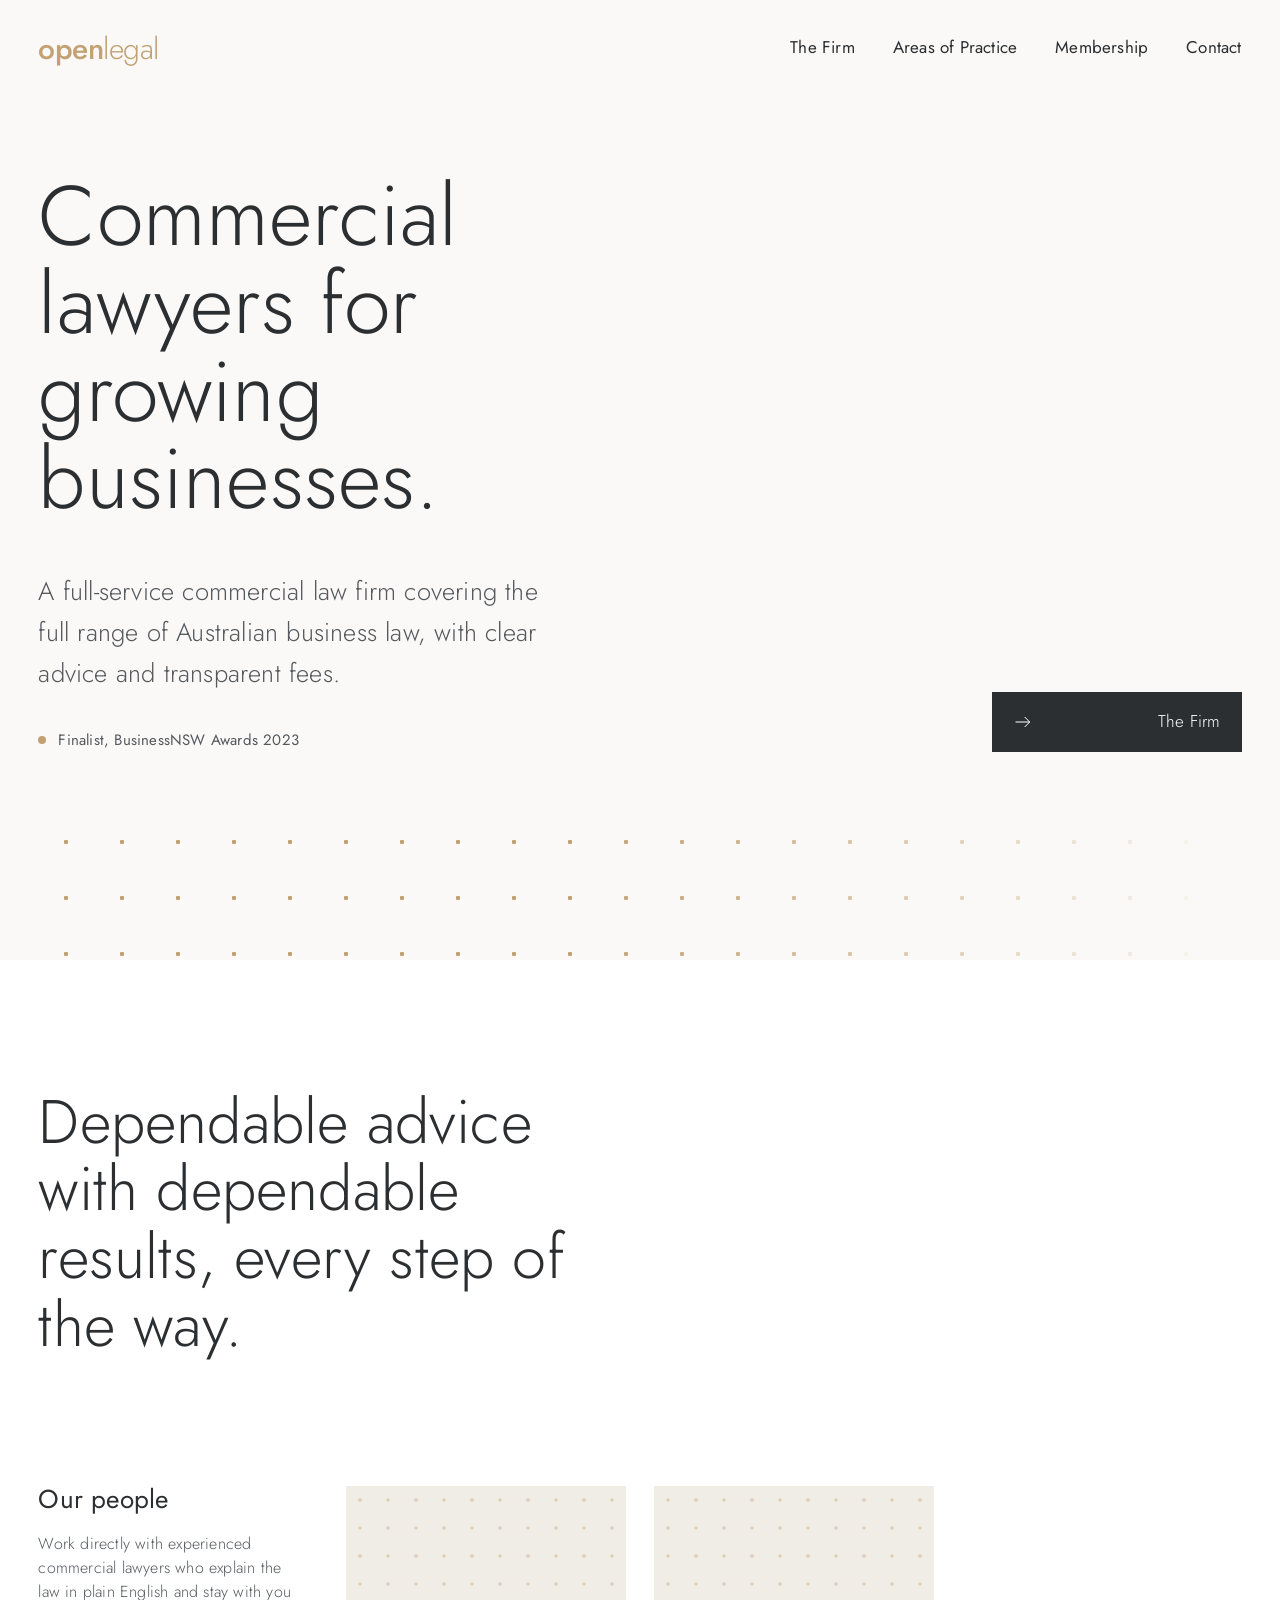
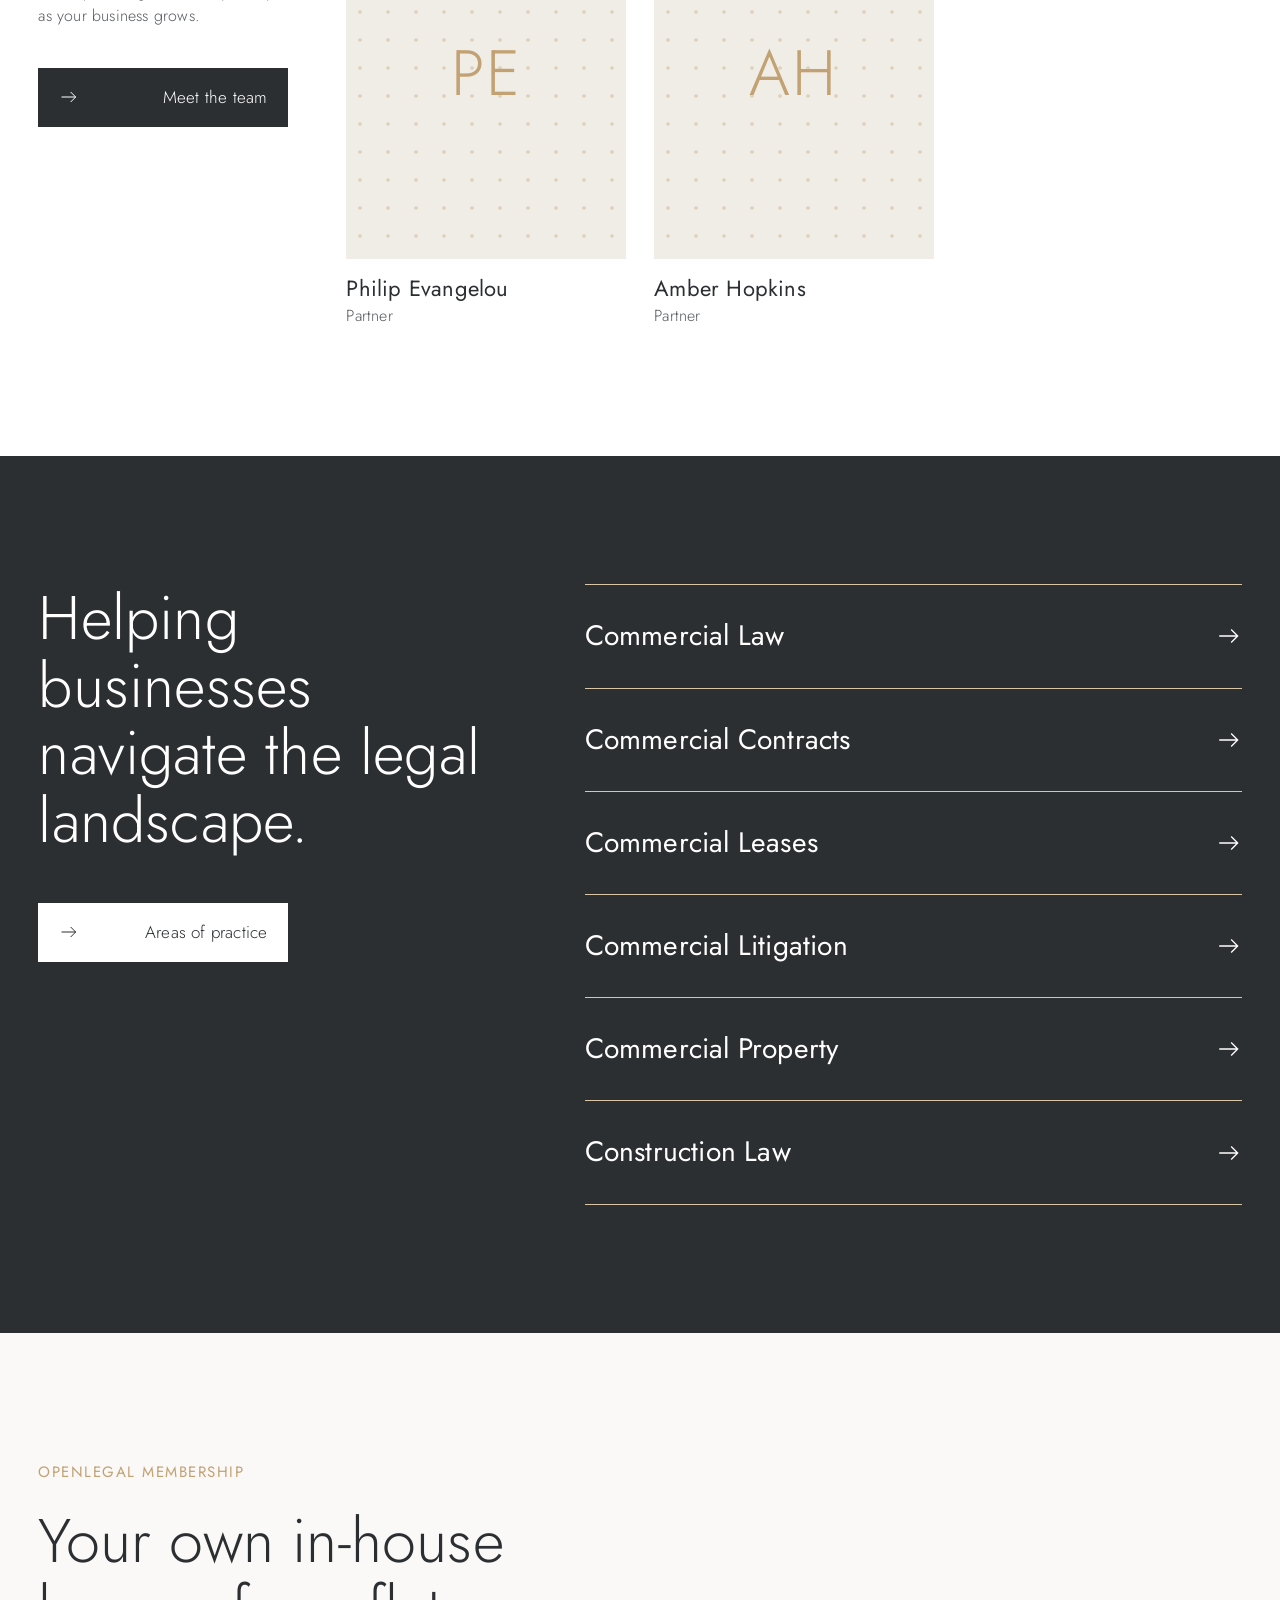
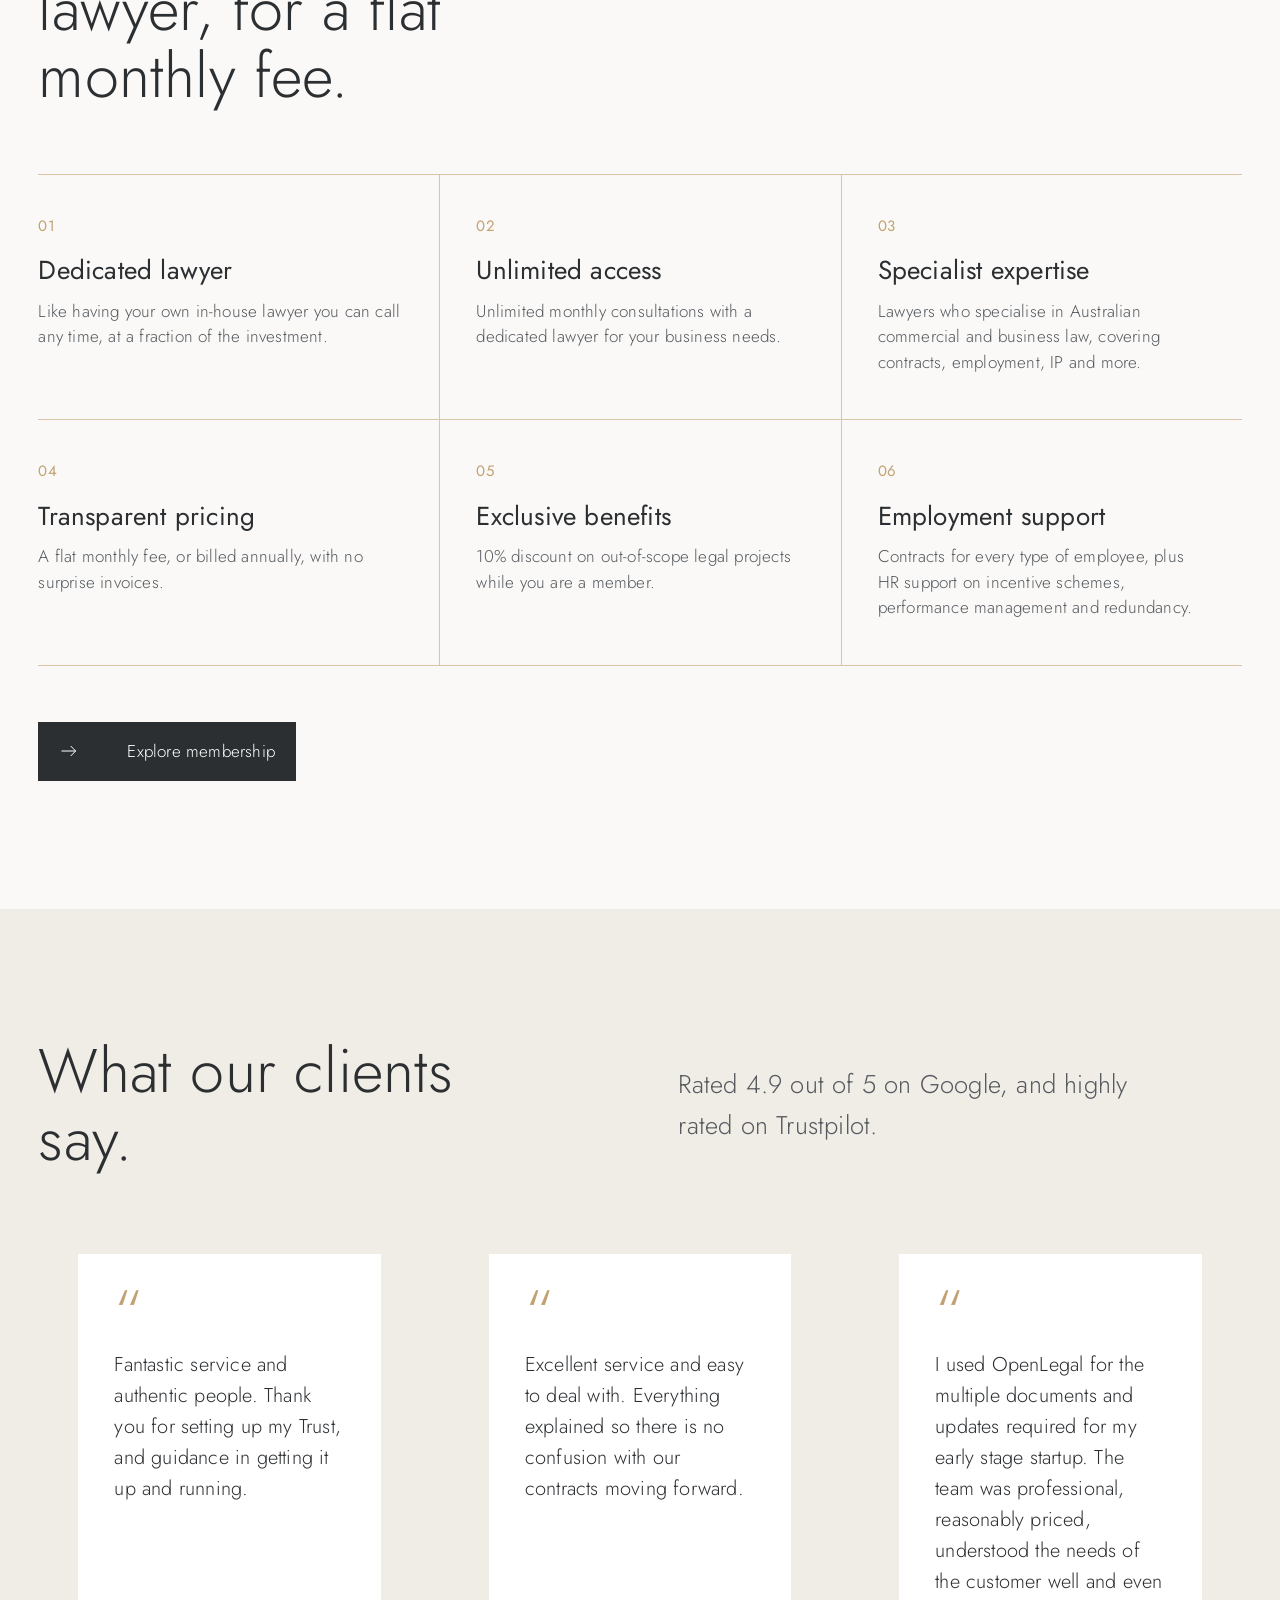
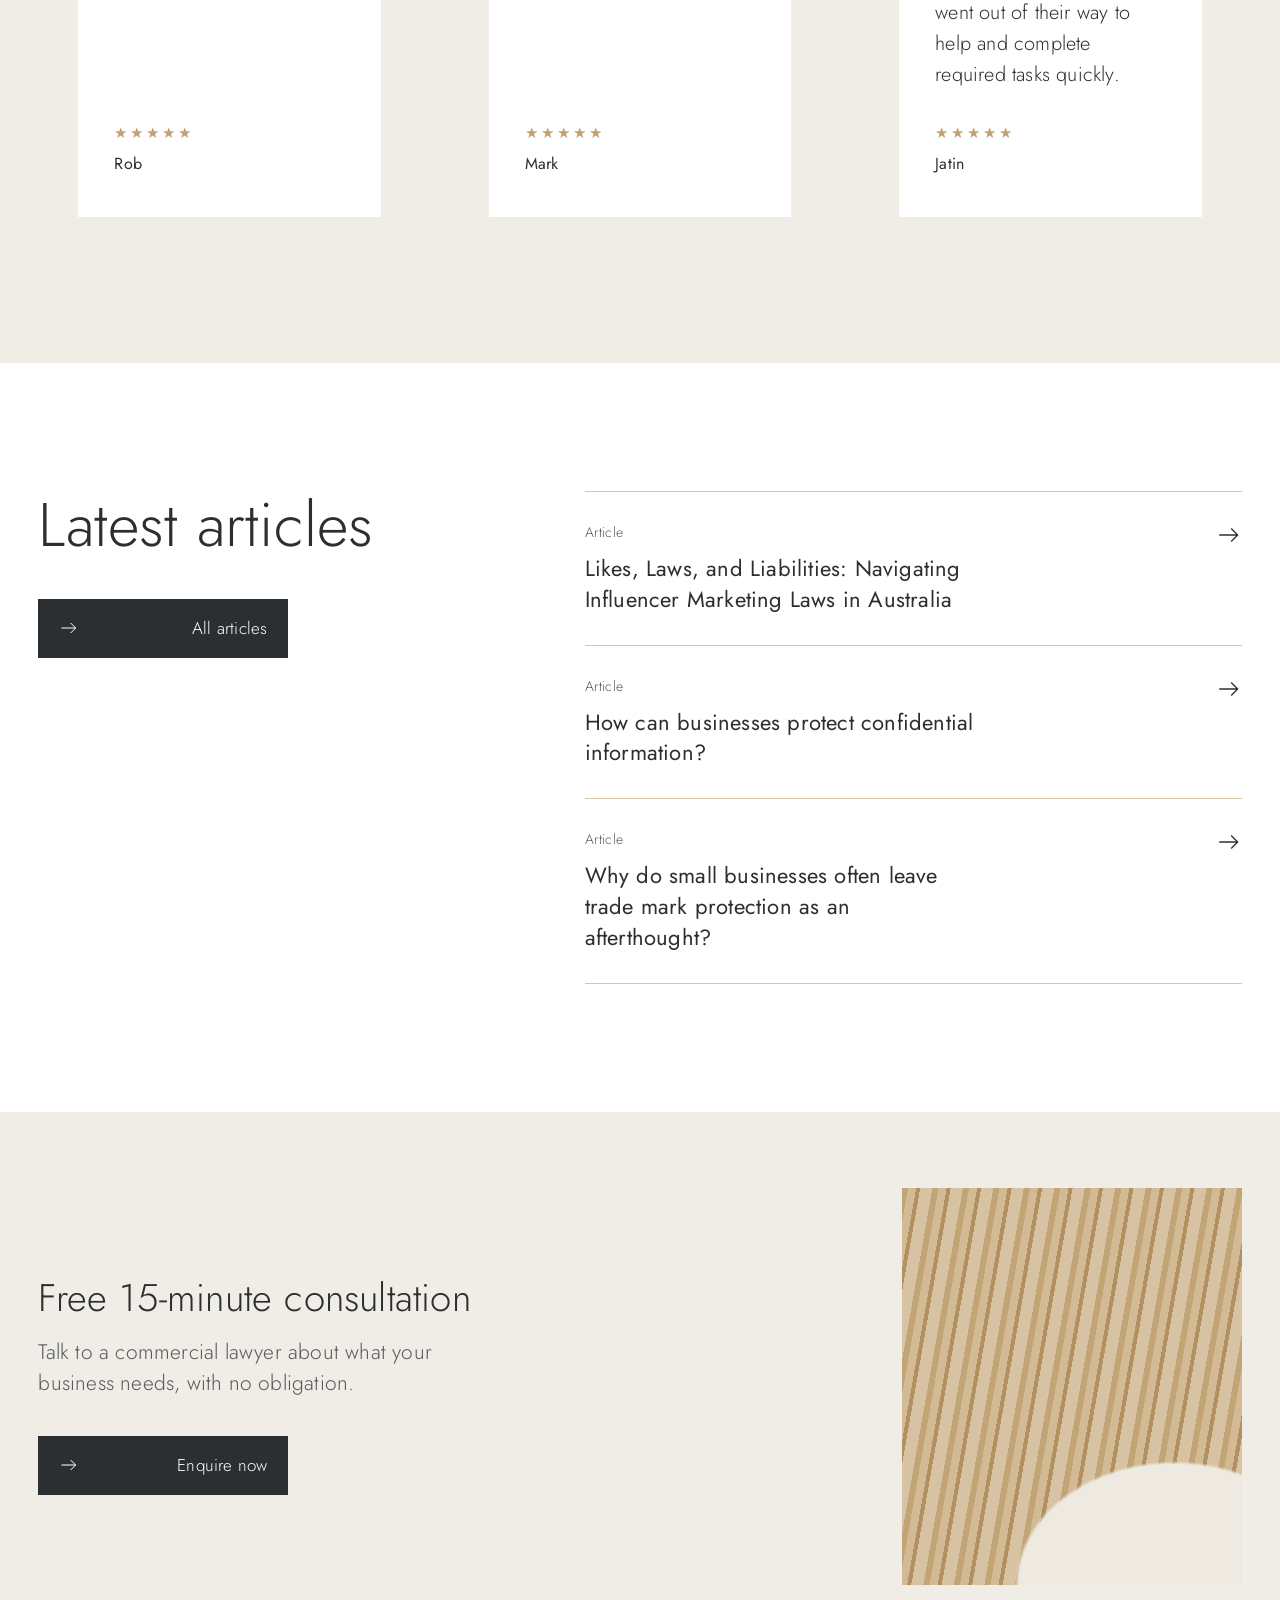
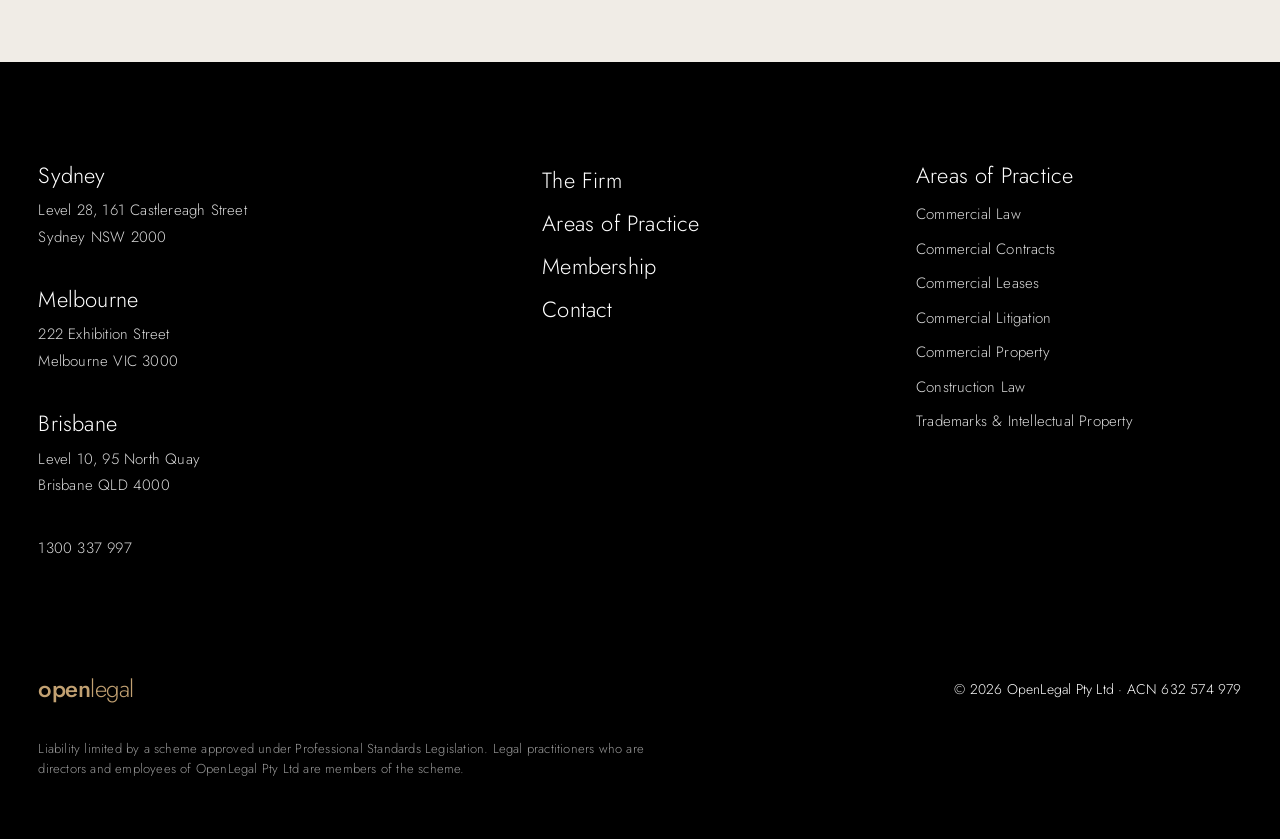
<file: index.html>
<!doctype html>
<html lang="en-AU">
<head>
<meta charset="utf-8">
<meta name="viewport" content="width=device-width, initial-scale=1">
<title>OpenLegal | Commercial Lawyers in Sydney, Melbourne and Brisbane</title>
<meta name="description" content="OpenLegal is a full-service commercial law firm helping small, medium and growing businesses across Australia.">
<link rel="preconnect" href="https://fonts.googleapis.com">
<link rel="preconnect" href="https://fonts.gstatic.com" crossorigin>
<link href="https://fonts.googleapis.com/css2?family=Jost:wght@300;400;500&display=swap" rel="stylesheet">
<link rel="stylesheet" href="assets/styles.css">
</head>
<body>
<a class="skip-link" href="#main">Skip to main content</a>
<header class="site-header">
  <div class="wrap nav">
    <a class="logo" href="index.html" aria-label="OpenLegal home">open<span>legal</span></a>
    <button class="nav-toggle" aria-expanded="false" aria-controls="nav-links" aria-label="Menu"><span></span><span></span><span></span></button>
    <ul class="nav-links" id="nav-links"><li><a href="firm.html">The Firm</a></li><li><a href="practice.html">Areas of Practice</a></li><li><a href="membership.html">Membership</a></li><li><a href="contact.html">Contact</a></li></ul>
  </div>
</header>
<main id="main">

<section class="hero paper">
  <div class="wrap">
    <h1 class="display reveal">Commercial lawyers for growing businesses.</h1>
    <div class="hero-foot reveal">
      <div>
        <p class="lede">A full-service commercial law firm covering the full range of Australian business law, with clear advice and transparent fees.</p>
        <span class="hero-badge">Finalist, BusinessNSW Awards 2023</span>
      </div>
      <a class="btn " href="firm.html"><svg viewBox="0 0 24 24" fill="none" stroke="currentColor" stroke-width="1.2" aria-hidden="true"><path d="M3 12h17M14 6l6 6-6 6"/></svg><span>The Firm</span></a>
    </div>
    <div class="dots" aria-hidden="true"></div>
  </div>
</section>

<section>
  <div class="wrap">
    <h2 class="statement reveal">Dependable advice with dependable results, every step of the way.</h2>
  </div>
</section>

<section style="padding-top:0">
  <div class="wrap people">
    <div class="people-intro reveal">
      <h2>Our people</h2>
      <p>Work directly with experienced commercial lawyers who explain the law in plain English and stay with you as your business grows.</p>
      <a class="btn " href="firm.html#team"><svg viewBox="0 0 24 24" fill="none" stroke="currentColor" stroke-width="1.2" aria-hidden="true"><path d="M3 12h17M14 6l6 6-6 6"/></svg><span>Meet the team</span></a>
    </div>
    <div class="people-grid"><a class="person reveal" href="firm.html#team"><div class="portrait" aria-hidden="true">PE</div><h3>Philip Evangelou</h3><p>Partner</p></a><a class="person reveal" href="firm.html#team"><div class="portrait" aria-hidden="true">AH</div><h3>Amber Hopkins</h3><p>Partner</p></a></div>
  </div>
</section>

<section class="dark">
  <div class="wrap">
    <div class="split-wide">
      <div class="reveal">
        <h2 class="statement" style="max-width:13ch;margin-bottom:48px">Helping businesses navigate the legal landscape.</h2>
        <a class="btn light" href="practice.html"><svg viewBox="0 0 24 24" fill="none" stroke="currentColor" stroke-width="1.2" aria-hidden="true"><path d="M3 12h17M14 6l6 6-6 6"/></svg><span>Areas of practice</span></a>
      </div>
      <div class="reveal"><ul class="arrow-list"><li><a href="practice.html"><span>Commercial Law</span><svg viewBox="0 0 24 24" fill="none" stroke="currentColor" stroke-width="1.2" aria-hidden="true"><path d="M3 12h17M14 6l6 6-6 6"/></svg></a></li><li><a href="practice.html"><span>Commercial Contracts</span><svg viewBox="0 0 24 24" fill="none" stroke="currentColor" stroke-width="1.2" aria-hidden="true"><path d="M3 12h17M14 6l6 6-6 6"/></svg></a></li><li><a href="practice.html"><span>Commercial Leases</span><svg viewBox="0 0 24 24" fill="none" stroke="currentColor" stroke-width="1.2" aria-hidden="true"><path d="M3 12h17M14 6l6 6-6 6"/></svg></a></li><li><a href="practice.html"><span>Commercial Litigation</span><svg viewBox="0 0 24 24" fill="none" stroke="currentColor" stroke-width="1.2" aria-hidden="true"><path d="M3 12h17M14 6l6 6-6 6"/></svg></a></li><li><a href="practice.html"><span>Commercial Property</span><svg viewBox="0 0 24 24" fill="none" stroke="currentColor" stroke-width="1.2" aria-hidden="true"><path d="M3 12h17M14 6l6 6-6 6"/></svg></a></li><li><a href="practice.html"><span>Construction Law</span><svg viewBox="0 0 24 24" fill="none" stroke="currentColor" stroke-width="1.2" aria-hidden="true"><path d="M3 12h17M14 6l6 6-6 6"/></svg></a></li></ul></div>
    </div>
  </div>
</section>

<section class="paper">
  <div class="wrap">
    <p class="eyebrow reveal">OpenLegal Membership</p>
    <h2 class="statement reveal" style="max-width:16ch;margin-bottom:64px">Your own in-house lawyer, for a flat monthly fee.</h2>
    <div class="feature-grid"><div class="feature reveal"><span class=num>01</span><h3>Dedicated lawyer</h3><p>Like having your own in-house lawyer you can call any time, at a fraction of the investment.</p></div><div class="feature reveal"><span class=num>02</span><h3>Unlimited access</h3><p>Unlimited monthly consultations with a dedicated lawyer for your business needs.</p></div><div class="feature reveal"><span class=num>03</span><h3>Specialist expertise</h3><p>Lawyers who specialise in Australian commercial and business law, covering contracts, employment, IP and more.</p></div><div class="feature reveal"><span class=num>04</span><h3>Transparent pricing</h3><p>A flat monthly fee, or billed annually, with no surprise invoices.</p></div><div class="feature reveal"><span class=num>05</span><h3>Exclusive benefits</h3><p>10% discount on out-of-scope legal projects while you are a member.</p></div><div class="feature reveal"><span class=num>06</span><h3>Employment support</h3><p>Contracts for every type of employee, plus HR support on incentive schemes, performance management and redundancy.</p></div></div>
    <div style="margin-top:56px" class="reveal"><a class="btn " href="membership.html"><svg viewBox="0 0 24 24" fill="none" stroke="currentColor" stroke-width="1.2" aria-hidden="true"><path d="M3 12h17M14 6l6 6-6 6"/></svg><span>Explore membership</span></a></div>
  </div>
</section>

<section class="sand">
  <div class="wrap">
    <div class="split" style="margin-bottom:64px;align-items:end">
      <h2 class="statement reveal" style="max-width:12ch">What our clients say.</h2>
      <p class="lede reveal">Rated 4.9 out of 5 on Google, and highly rated on Trustpilot.</p>
    </div>
    <div class="quotes"><figure class="quote reveal"><blockquote>Fantastic service and authentic people. Thank you for setting up my Trust, and guidance in getting it up and running.</blockquote><figcaption><span class="stars" aria-label="Five stars">&#9733;&#9733;&#9733;&#9733;&#9733;</span><cite>Rob</cite></figcaption></figure><figure class="quote reveal"><blockquote>Excellent service and easy to deal with. Everything explained so there is no confusion with our contracts moving forward.</blockquote><figcaption><span class="stars" aria-label="Five stars">&#9733;&#9733;&#9733;&#9733;&#9733;</span><cite>Mark</cite></figcaption></figure><figure class="quote reveal"><blockquote>I used OpenLegal for the multiple documents and updates required for my early stage startup. The team was professional, reasonably priced, understood the needs of the customer well and even went out of their way to help and complete required tasks quickly.</blockquote><figcaption><span class="stars" aria-label="Five stars">&#9733;&#9733;&#9733;&#9733;&#9733;</span><cite>Jatin</cite></figcaption></figure></div>
  </div>
</section>

<section>
  <div class="wrap split-wide">
    <div class="reveal">
      <h2 class="statement" style="max-width:12ch;margin-bottom:40px">Latest articles</h2>
      <a class="btn " href="https://openlegal.com.au/articles/"><svg viewBox="0 0 24 24" fill="none" stroke="currentColor" stroke-width="1.2" aria-hidden="true"><path d="M3 12h17M14 6l6 6-6 6"/></svg><span>All articles</span></a>
    </div>
    <ul class="news-list reveal">
      <li><a href="https://openlegal.com.au/likes-laws-and-liabilities-navigating-influencer-marketing-laws-in-australia/" target="_blank" rel="noopener"><div><span class="date">Article</span><h3>Likes, Laws, and Liabilities: Navigating Influencer Marketing Laws in Australia</h3></div><svg viewBox="0 0 24 24" fill="none" stroke="currentColor" stroke-width="1.2" aria-hidden="true"><path d="M3 12h17M14 6l6 6-6 6"/></svg></a></li><li><a href="https://openlegal.com.au/how-can-businesses-protect-confidential-information/" target="_blank" rel="noopener"><div><span class="date">Article</span><h3>How can businesses protect confidential information?</h3></div><svg viewBox="0 0 24 24" fill="none" stroke="currentColor" stroke-width="1.2" aria-hidden="true"><path d="M3 12h17M14 6l6 6-6 6"/></svg></a></li><li><a href="https://openlegal.com.au/why-do-small-businesses-often-leave-trade-mark-protection-as-an-afterthought/" target="_blank" rel="noopener"><div><span class="date">Article</span><h3>Why do small businesses often leave trade mark protection as an afterthought?</h3></div><svg viewBox="0 0 24 24" fill="none" stroke="currentColor" stroke-width="1.2" aria-hidden="true"><path d="M3 12h17M14 6l6 6-6 6"/></svg></a></li>
    </ul>
  </div>
</section>

<section class="band sand">
  <div class="wrap band-inner">
    <div class="reveal"><h2>Free 15-minute consultation</h2><p>Talk to a commercial lawyer about what your business needs, with no obligation.</p><a class="btn " href="contact.html"><svg viewBox="0 0 24 24" fill="none" stroke="currentColor" stroke-width="1.2" aria-hidden="true"><path d="M3 12h17M14 6l6 6-6 6"/></svg><span>Enquire now</span></a></div>
    <div class="texture reveal" aria-hidden="true"></div>
  </div>
</section>

</main>
<footer class="site-footer">
  <div class="wrap">
    <div class="footer-grid">
      <div><div class="footer-office"><h4>Sydney</h4><p>Level 28, 161 Castlereagh Street</p><p>Sydney NSW 2000</p></div><div class="footer-office"><h4>Melbourne</h4><p>222 Exhibition Street</p><p>Melbourne VIC 3000</p></div><div class="footer-office"><h4>Brisbane</h4><p>Level 10, 95 North Quay</p><p>Brisbane QLD 4000</p></div><div class="footer-office"><p><a href="tel:1300337997">1300 337 997</a></p></div></div>
      <ul class="footer-nav big"><li><a href="firm.html">The Firm</a></li><li><a href="practice.html">Areas of Practice</a></li><li><a href="membership.html">Membership</a></li><li><a href="contact.html">Contact</a></li></ul>
      <div><h4 class="footer-nav-title" style="font-size:22px;font-weight:300;margin-bottom:16px">Areas of Practice</h4><ul class="footer-nav small"><li><a href="practice.html">Commercial Law</a></li><li><a href="practice.html">Commercial Contracts</a></li><li><a href="practice.html">Commercial Leases</a></li><li><a href="practice.html">Commercial Litigation</a></li><li><a href="practice.html">Commercial Property</a></li><li><a href="practice.html">Construction Law</a></li><li><a href="practice.html">Trademarks &amp; Intellectual Property</a></li></ul></div>
    </div>
    <div class="footer-base">
      <a class="logo" href="index.html">open<span>legal</span></a>
      <span>&copy; <span id="year">2026</span> OpenLegal Pty Ltd &middot; ACN 632 574 979</span>
    </div>
    <p class="footer-legal">Liability limited by a scheme approved under Professional Standards Legislation. Legal practitioners who are directors and employees of OpenLegal Pty Ltd are members of the scheme.</p>
  </div>
</footer>
<script src="assets/main.js"></script>
</body>
</html>
</file>
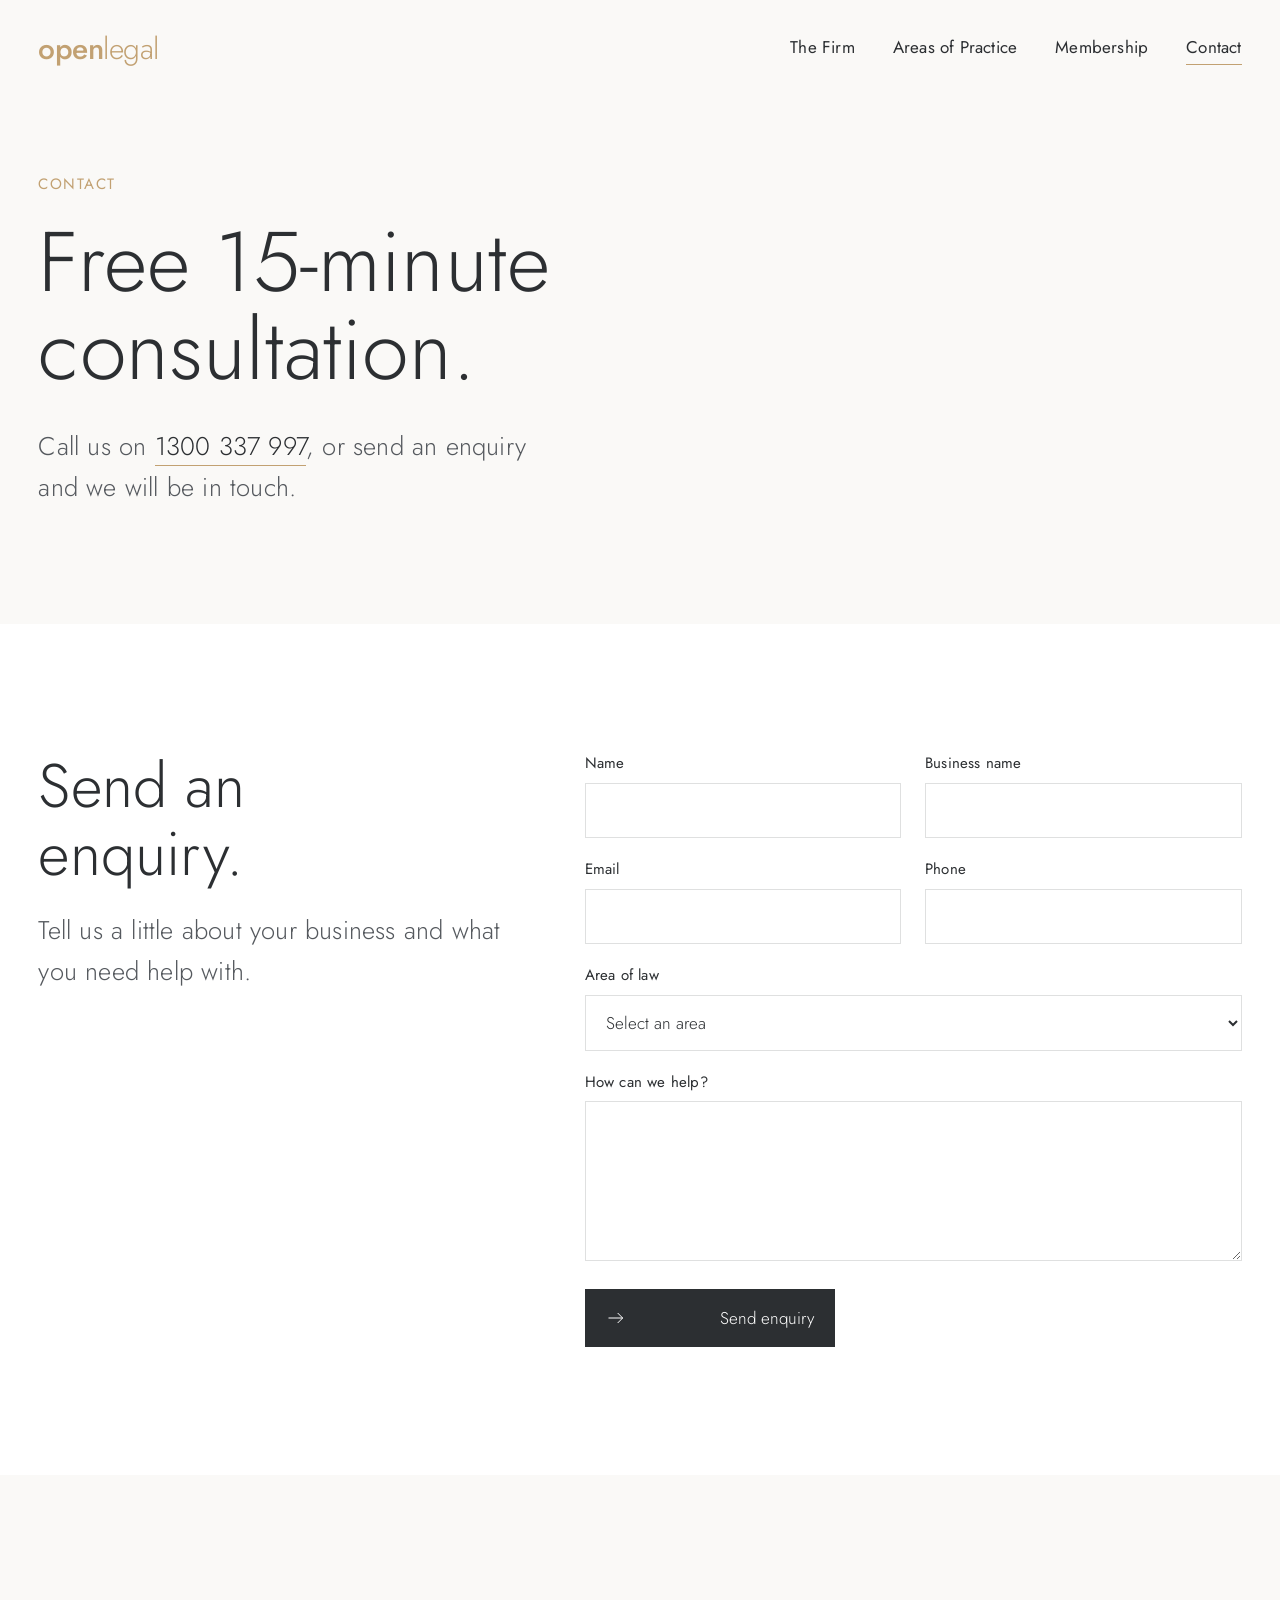
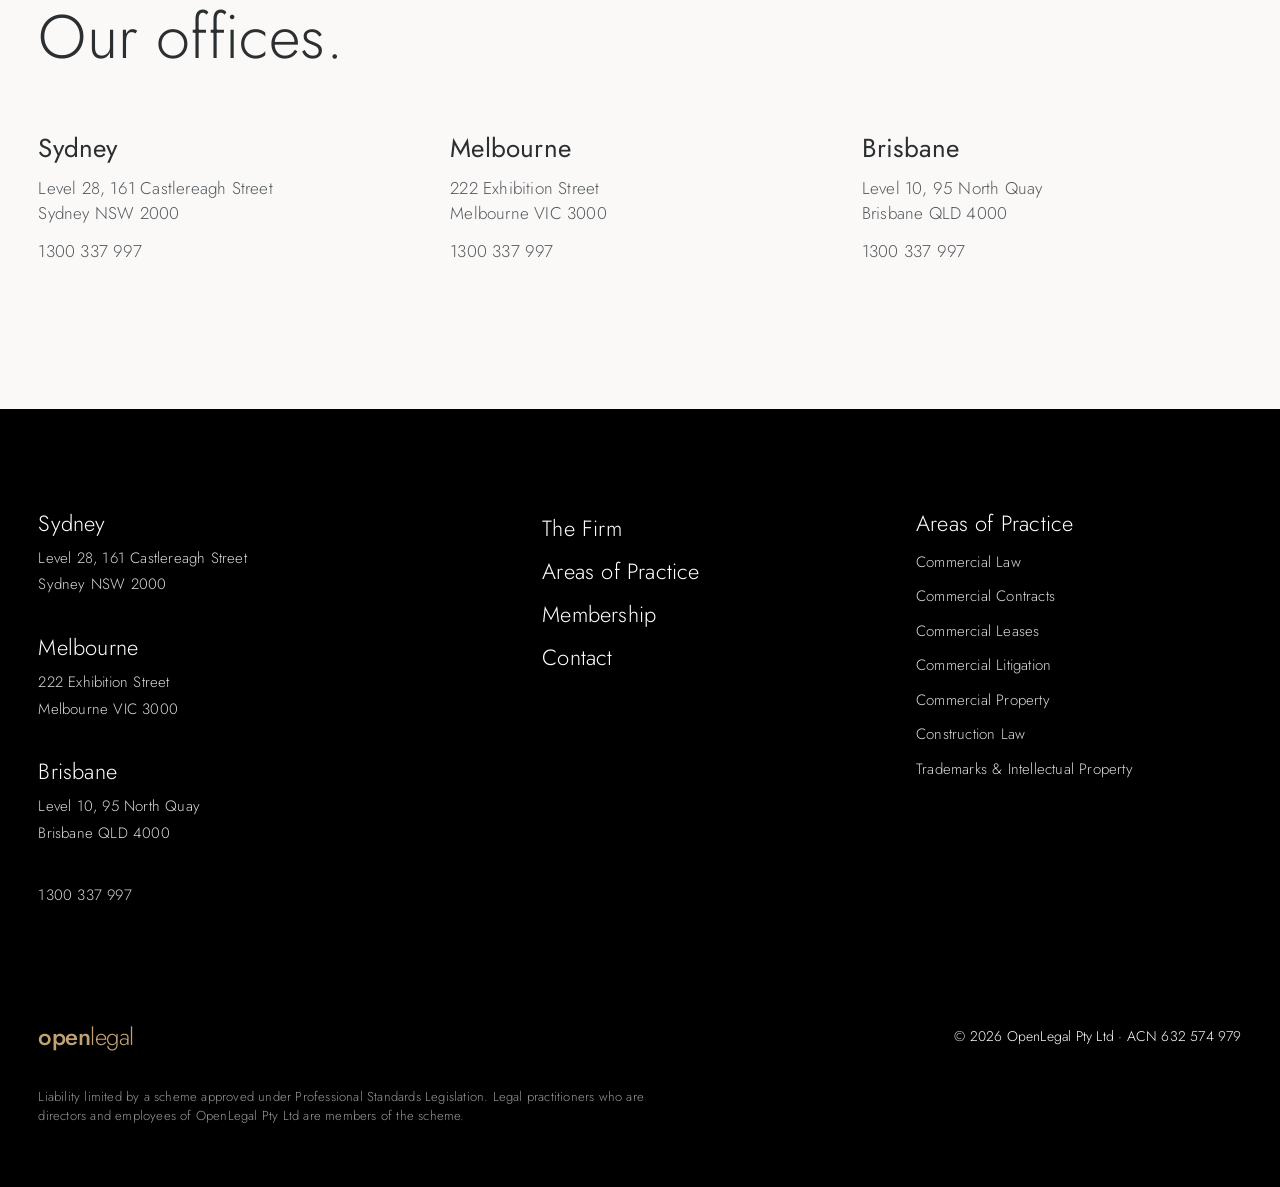
<file: contact.html>
<!doctype html>
<html lang="en-AU">
<head>
<meta charset="utf-8">
<meta name="viewport" content="width=device-width, initial-scale=1">
<title>Contact | OpenLegal</title>
<meta name="description" content="Contact OpenLegal for a free 15-minute consultation with a commercial lawyer.">
<link rel="preconnect" href="https://fonts.googleapis.com">
<link rel="preconnect" href="https://fonts.gstatic.com" crossorigin>
<link href="https://fonts.googleapis.com/css2?family=Jost:wght@300;400;500&display=swap" rel="stylesheet">
<link rel="stylesheet" href="assets/styles.css">
</head>
<body>
<a class="skip-link" href="#main">Skip to main content</a>
<header class="site-header">
  <div class="wrap nav">
    <a class="logo" href="index.html" aria-label="OpenLegal home">open<span>legal</span></a>
    <button class="nav-toggle" aria-expanded="false" aria-controls="nav-links" aria-label="Menu"><span></span><span></span><span></span></button>
    <ul class="nav-links" id="nav-links"><li><a href="firm.html">The Firm</a></li><li><a href="practice.html">Areas of Practice</a></li><li><a href="membership.html">Membership</a></li><li><a href="contact.html" aria-current="page">Contact</a></li></ul>
  </div>
</header>
<main id="main">

<section class="page-hero paper">
  <div class="wrap">
    <p class="eyebrow reveal">Contact</p>
    <h1 class="display reveal">Free 15-minute consultation.</h1>
    <p class="lede reveal">Call us on <a href="tel:1300337997" style="color:var(--ink);border-bottom:1px solid var(--gold)">1300 337 997</a>, or send an enquiry and we will be in touch.</p>
  </div>
</section>

<section>
  <div class="wrap split-wide">
    <div class="reveal">
      <h2 class="statement" style="max-width:10ch;margin-bottom:24px">Send an enquiry.</h2>
      <p class="lede">Tell us a little about your business and what you need help with.</p>
    </div>
    <form class="enquiry reveal" novalidate>
      <div><label for="name">Name</label><input id="name" name="name" autocomplete="name" required></div>
      <div><label for="company">Business name</label><input id="company" name="company" autocomplete="organization"></div>
      <div><label for="email">Email</label><input id="email" name="email" type="email" autocomplete="email" required></div>
      <div><label for="phone">Phone</label><input id="phone" name="phone" type="tel" autocomplete="tel"></div>
      <div class="full"><label for="area">Area of law</label>
        <select id="area" name="area"><option value="">Select an area</option><option>Commercial Law</option><option>Commercial Contracts</option><option>Commercial Leases</option><option>Commercial Litigation</option><option>Commercial Property</option><option>Construction Law</option><option>Trademarks &amp; Intellectual Property</option><option>Franchise Law</option><option>Financial Services Law</option><option>Mergers &amp; Acquisitions</option><option>Employment Law</option><option>Membership</option><option>Something else</option></select></div>
      <div class="full"><label for="message">How can we help?</label><textarea id="message" name="message"></textarea></div>
      <div class="full">
        <button class="btn" type="submit"><svg viewBox="0 0 24 24" fill="none" stroke="currentColor" stroke-width="1.2" aria-hidden="true"><path d="M3 12h17M14 6l6 6-6 6"/></svg><span>Send enquiry</span></button>
        <p class="form-status" role="status" aria-live="polite"></p>
      </div>
    </form>
  </div>
</section>

<section class="paper">
  <div class="wrap">
    <h2 class="statement reveal">Our offices.</h2>
    <div class="offices">
      <div class="office reveal"><h3>Sydney</h3><p style=margin:0>Level 28, 161 Castlereagh Street</p><p style=margin:0>Sydney NSW 2000</p><p style="margin-top:12px"><a href="tel:1300337997">1300 337 997</a></p></div><div class="office reveal"><h3>Melbourne</h3><p style=margin:0>222 Exhibition Street</p><p style=margin:0>Melbourne VIC 3000</p><p style="margin-top:12px"><a href="tel:1300337997">1300 337 997</a></p></div><div class="office reveal"><h3>Brisbane</h3><p style=margin:0>Level 10, 95 North Quay</p><p style=margin:0>Brisbane QLD 4000</p><p style="margin-top:12px"><a href="tel:1300337997">1300 337 997</a></p></div>
    </div>
  </div>
</section>

</main>
<footer class="site-footer">
  <div class="wrap">
    <div class="footer-grid">
      <div><div class="footer-office"><h4>Sydney</h4><p>Level 28, 161 Castlereagh Street</p><p>Sydney NSW 2000</p></div><div class="footer-office"><h4>Melbourne</h4><p>222 Exhibition Street</p><p>Melbourne VIC 3000</p></div><div class="footer-office"><h4>Brisbane</h4><p>Level 10, 95 North Quay</p><p>Brisbane QLD 4000</p></div><div class="footer-office"><p><a href="tel:1300337997">1300 337 997</a></p></div></div>
      <ul class="footer-nav big"><li><a href="firm.html">The Firm</a></li><li><a href="practice.html">Areas of Practice</a></li><li><a href="membership.html">Membership</a></li><li><a href="contact.html">Contact</a></li></ul>
      <div><h4 class="footer-nav-title" style="font-size:22px;font-weight:300;margin-bottom:16px">Areas of Practice</h4><ul class="footer-nav small"><li><a href="practice.html">Commercial Law</a></li><li><a href="practice.html">Commercial Contracts</a></li><li><a href="practice.html">Commercial Leases</a></li><li><a href="practice.html">Commercial Litigation</a></li><li><a href="practice.html">Commercial Property</a></li><li><a href="practice.html">Construction Law</a></li><li><a href="practice.html">Trademarks &amp; Intellectual Property</a></li></ul></div>
    </div>
    <div class="footer-base">
      <a class="logo" href="index.html">open<span>legal</span></a>
      <span>&copy; <span id="year">2026</span> OpenLegal Pty Ltd &middot; ACN 632 574 979</span>
    </div>
    <p class="footer-legal">Liability limited by a scheme approved under Professional Standards Legislation. Legal practitioners who are directors and employees of OpenLegal Pty Ltd are members of the scheme.</p>
  </div>
</footer>
<script src="assets/main.js"></script>
</body>
</html>
</file>
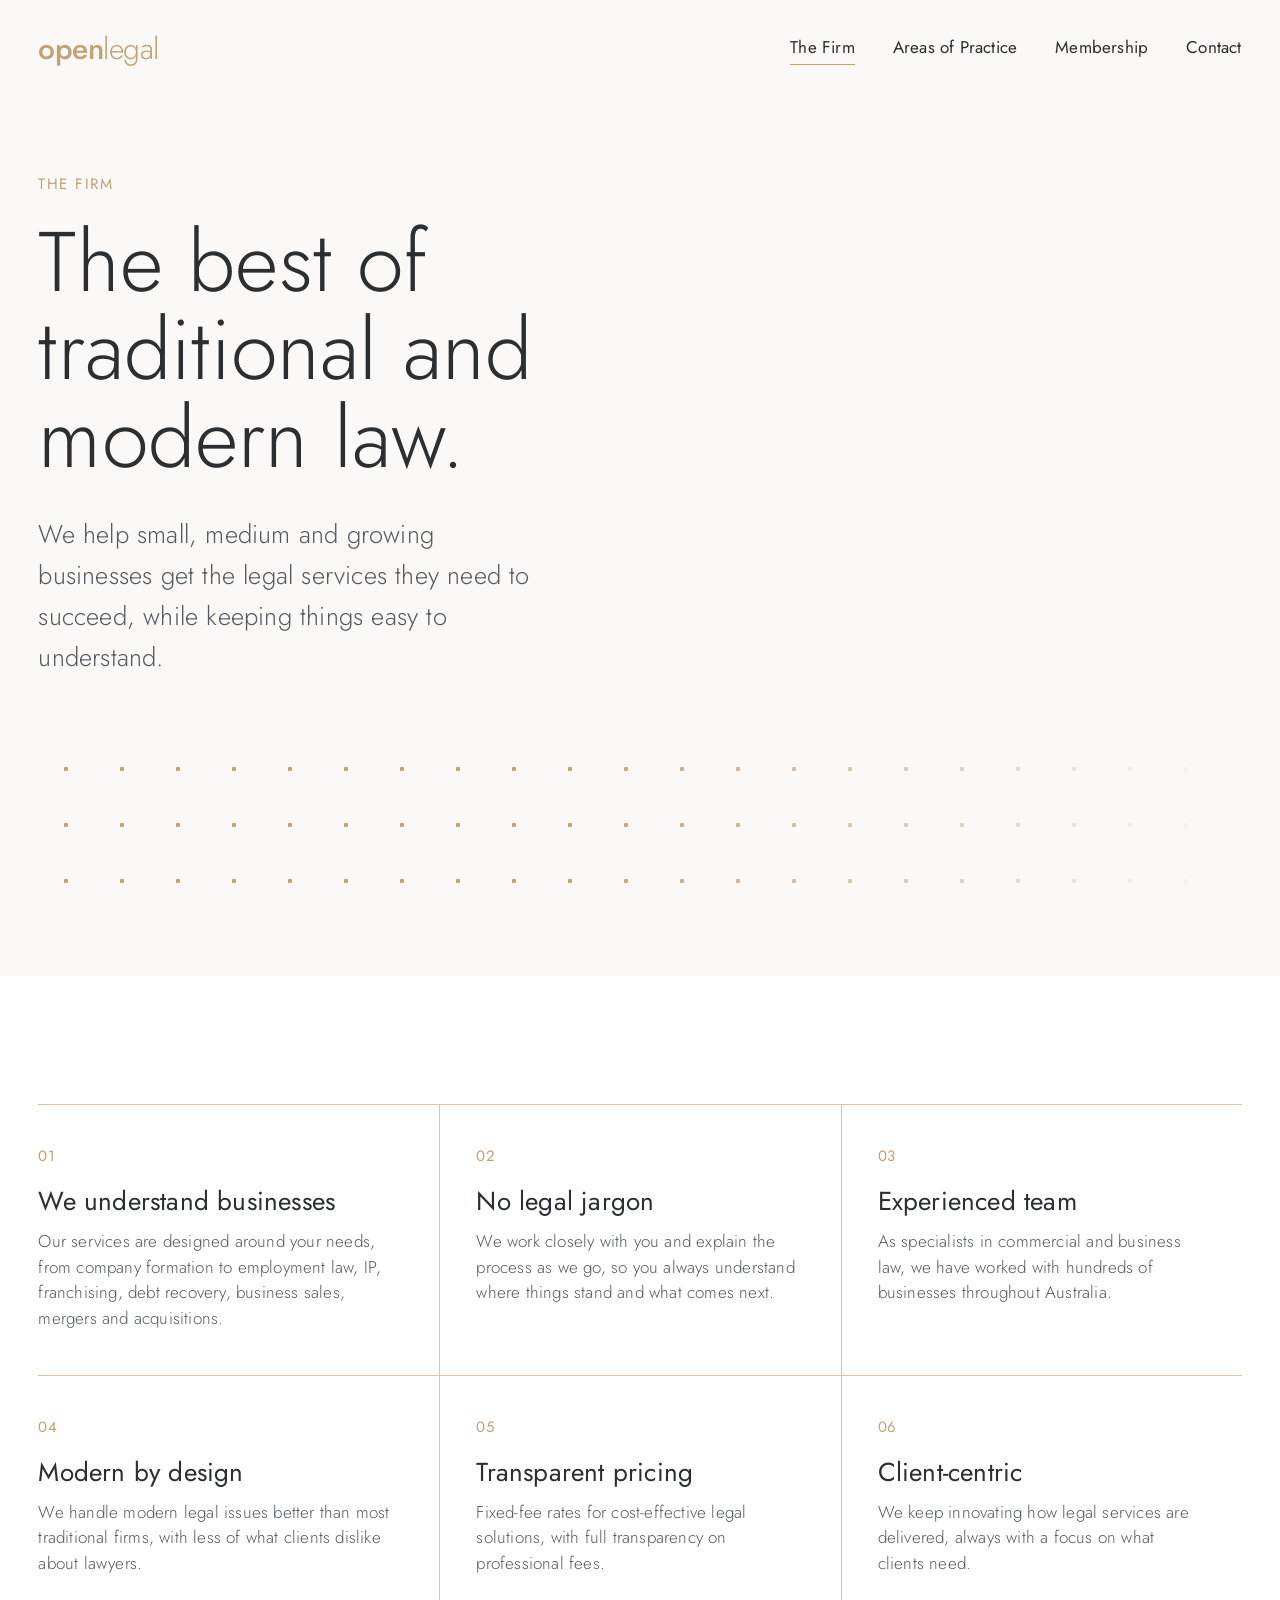
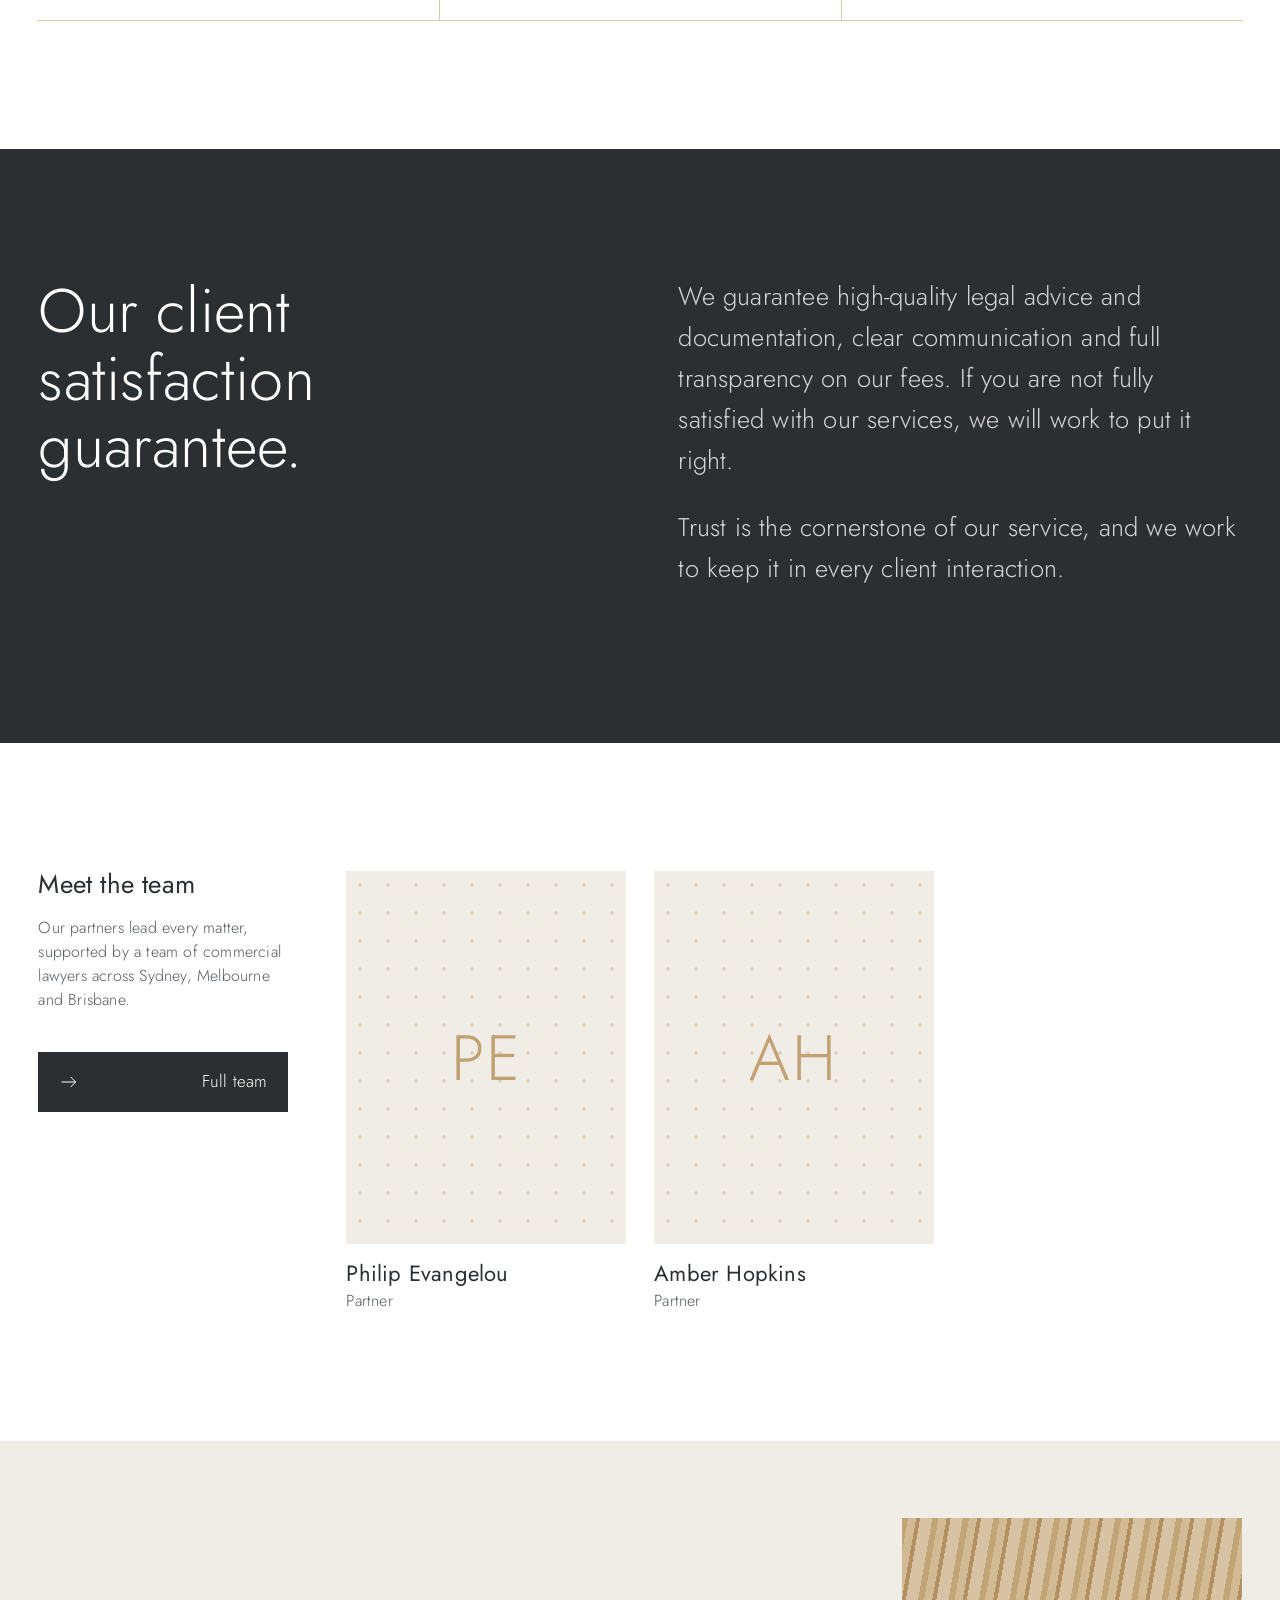
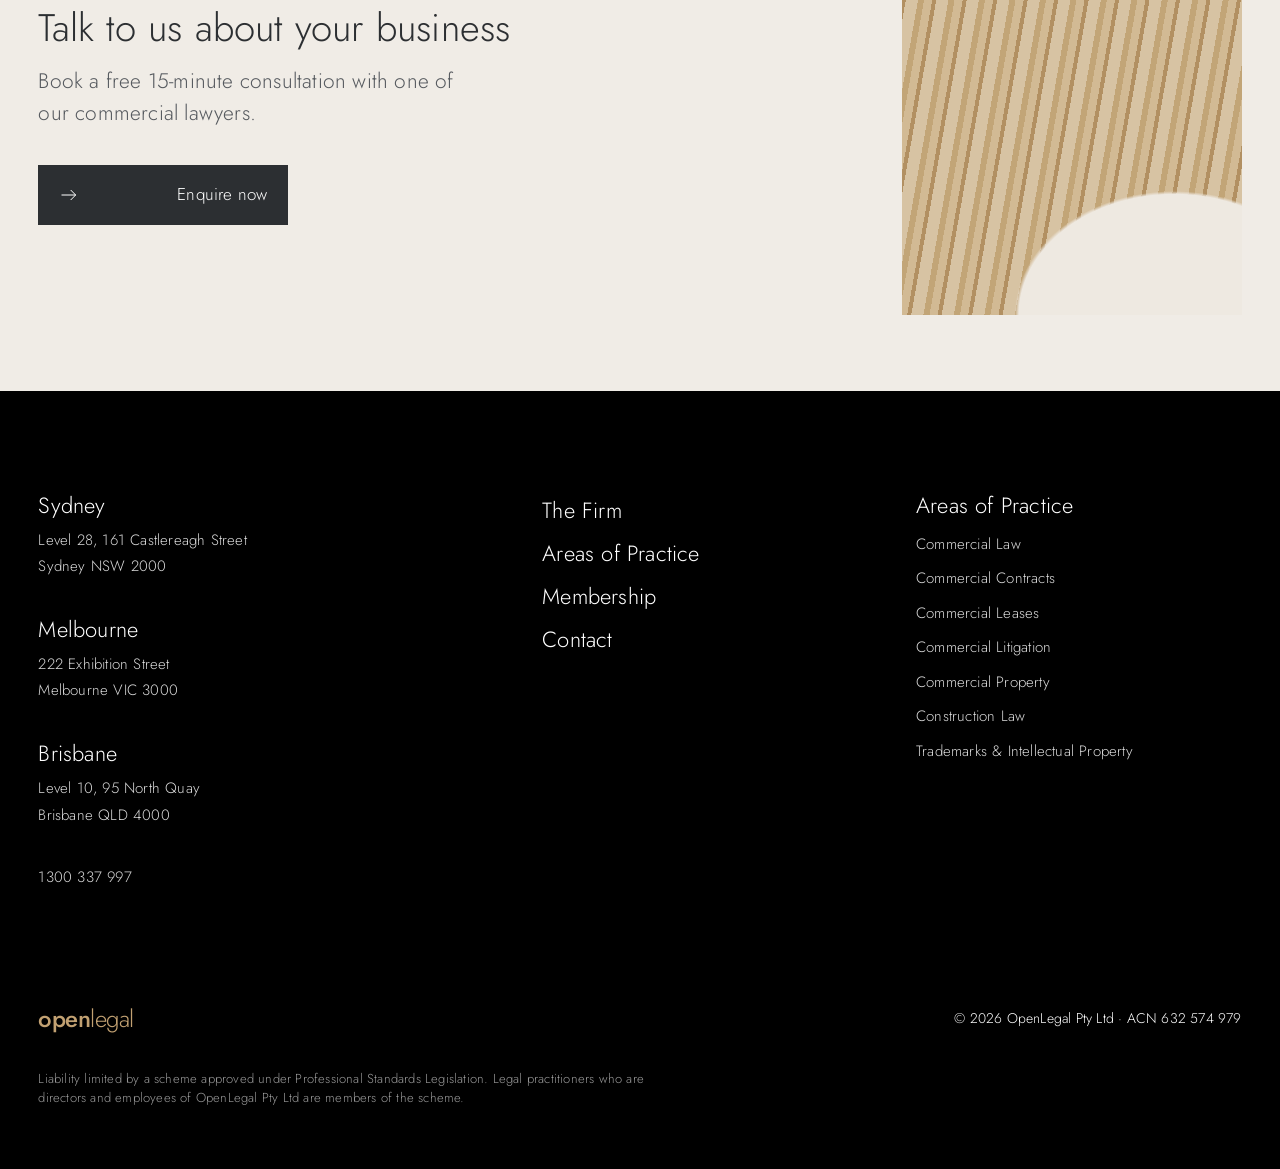
<file: firm.html>
<!doctype html>
<html lang="en-AU">
<head>
<meta charset="utf-8">
<meta name="viewport" content="width=device-width, initial-scale=1">
<title>The Firm | OpenLegal</title>
<meta name="description" content="About OpenLegal, a commercial law firm for small, medium and growing businesses.">
<link rel="preconnect" href="https://fonts.googleapis.com">
<link rel="preconnect" href="https://fonts.gstatic.com" crossorigin>
<link href="https://fonts.googleapis.com/css2?family=Jost:wght@300;400;500&display=swap" rel="stylesheet">
<link rel="stylesheet" href="assets/styles.css">
</head>
<body>
<a class="skip-link" href="#main">Skip to main content</a>
<header class="site-header">
  <div class="wrap nav">
    <a class="logo" href="index.html" aria-label="OpenLegal home">open<span>legal</span></a>
    <button class="nav-toggle" aria-expanded="false" aria-controls="nav-links" aria-label="Menu"><span></span><span></span><span></span></button>
    <ul class="nav-links" id="nav-links"><li><a href="firm.html" aria-current="page">The Firm</a></li><li><a href="practice.html">Areas of Practice</a></li><li><a href="membership.html">Membership</a></li><li><a href="contact.html">Contact</a></li></ul>
  </div>
</header>
<main id="main">

<section class="page-hero paper">
  <div class="wrap">
    <p class="eyebrow reveal">The Firm</p>
    <h1 class="display reveal">The best of traditional and modern law.</h1>
    <p class="lede reveal">We help small, medium and growing businesses get the legal services they need to succeed, while keeping things easy to understand.</p>
    <div class="dots" aria-hidden="true"></div>
  </div>
</section>

<section>
  <div class="wrap">
    <div class="feature-grid"><div class="feature reveal"><span class=num>01</span><h3>We understand businesses</h3><p>Our services are designed around your needs, from company formation to employment law, IP, franchising, debt recovery, business sales, mergers and acquisitions.</p></div><div class="feature reveal"><span class=num>02</span><h3>No legal jargon</h3><p>We work closely with you and explain the process as we go, so you always understand where things stand and what comes next.</p></div><div class="feature reveal"><span class=num>03</span><h3>Experienced team</h3><p>As specialists in commercial and business law, we have worked with hundreds of businesses throughout Australia.</p></div><div class="feature reveal"><span class=num>04</span><h3>Modern by design</h3><p>We handle modern legal issues better than most traditional firms, with less of what clients dislike about lawyers.</p></div><div class="feature reveal"><span class=num>05</span><h3>Transparent pricing</h3><p>Fixed-fee rates for cost-effective legal solutions, with full transparency on professional fees.</p></div><div class="feature reveal"><span class=num>06</span><h3>Client-centric</h3><p>We keep innovating how legal services are delivered, always with a focus on what clients need.</p></div></div>
  </div>
</section>

<section class="dark">
  <div class="wrap split">
    <h2 class="statement reveal">Our client satisfaction guarantee.</h2>
    <div class="reveal">
      <p class="lede" style="max-width:40ch">We guarantee high-quality legal advice and documentation, clear communication and full transparency on our fees. If you are not fully satisfied with our services, we will work to put it right.</p>
      <p class="lede" style="max-width:40ch">Trust is the cornerstone of our service, and we work to keep it in every client interaction.</p>
    </div>
  </div>
</section>

<section id="team">
  <div class="wrap people">
    <div class="people-intro reveal">
      <h2>Meet the team</h2>
      <p>Our partners lead every matter, supported by a team of commercial lawyers across Sydney, Melbourne and Brisbane.</p>
      <a class="btn " href="https://openlegal.com.au/our-team/"><svg viewBox="0 0 24 24" fill="none" stroke="currentColor" stroke-width="1.2" aria-hidden="true"><path d="M3 12h17M14 6l6 6-6 6"/></svg><span>Full team</span></a>
    </div>
    <div class="people-grid"><a class="person reveal" href="firm.html#team"><div class="portrait" aria-hidden="true">PE</div><h3>Philip Evangelou</h3><p>Partner</p></a><a class="person reveal" href="firm.html#team"><div class="portrait" aria-hidden="true">AH</div><h3>Amber Hopkins</h3><p>Partner</p></a></div>
  </div>
</section>

<section class="band sand">
  <div class="wrap band-inner">
    <div class="reveal"><h2>Talk to us about your business</h2><p>Book a free 15-minute consultation with one of our commercial lawyers.</p><a class="btn " href="contact.html"><svg viewBox="0 0 24 24" fill="none" stroke="currentColor" stroke-width="1.2" aria-hidden="true"><path d="M3 12h17M14 6l6 6-6 6"/></svg><span>Enquire now</span></a></div>
    <div class="texture reveal" aria-hidden="true"></div>
  </div>
</section>

</main>
<footer class="site-footer">
  <div class="wrap">
    <div class="footer-grid">
      <div><div class="footer-office"><h4>Sydney</h4><p>Level 28, 161 Castlereagh Street</p><p>Sydney NSW 2000</p></div><div class="footer-office"><h4>Melbourne</h4><p>222 Exhibition Street</p><p>Melbourne VIC 3000</p></div><div class="footer-office"><h4>Brisbane</h4><p>Level 10, 95 North Quay</p><p>Brisbane QLD 4000</p></div><div class="footer-office"><p><a href="tel:1300337997">1300 337 997</a></p></div></div>
      <ul class="footer-nav big"><li><a href="firm.html">The Firm</a></li><li><a href="practice.html">Areas of Practice</a></li><li><a href="membership.html">Membership</a></li><li><a href="contact.html">Contact</a></li></ul>
      <div><h4 class="footer-nav-title" style="font-size:22px;font-weight:300;margin-bottom:16px">Areas of Practice</h4><ul class="footer-nav small"><li><a href="practice.html">Commercial Law</a></li><li><a href="practice.html">Commercial Contracts</a></li><li><a href="practice.html">Commercial Leases</a></li><li><a href="practice.html">Commercial Litigation</a></li><li><a href="practice.html">Commercial Property</a></li><li><a href="practice.html">Construction Law</a></li><li><a href="practice.html">Trademarks &amp; Intellectual Property</a></li></ul></div>
    </div>
    <div class="footer-base">
      <a class="logo" href="index.html">open<span>legal</span></a>
      <span>&copy; <span id="year">2026</span> OpenLegal Pty Ltd &middot; ACN 632 574 979</span>
    </div>
    <p class="footer-legal">Liability limited by a scheme approved under Professional Standards Legislation. Legal practitioners who are directors and employees of OpenLegal Pty Ltd are members of the scheme.</p>
  </div>
</footer>
<script src="assets/main.js"></script>
</body>
</html>
</file>
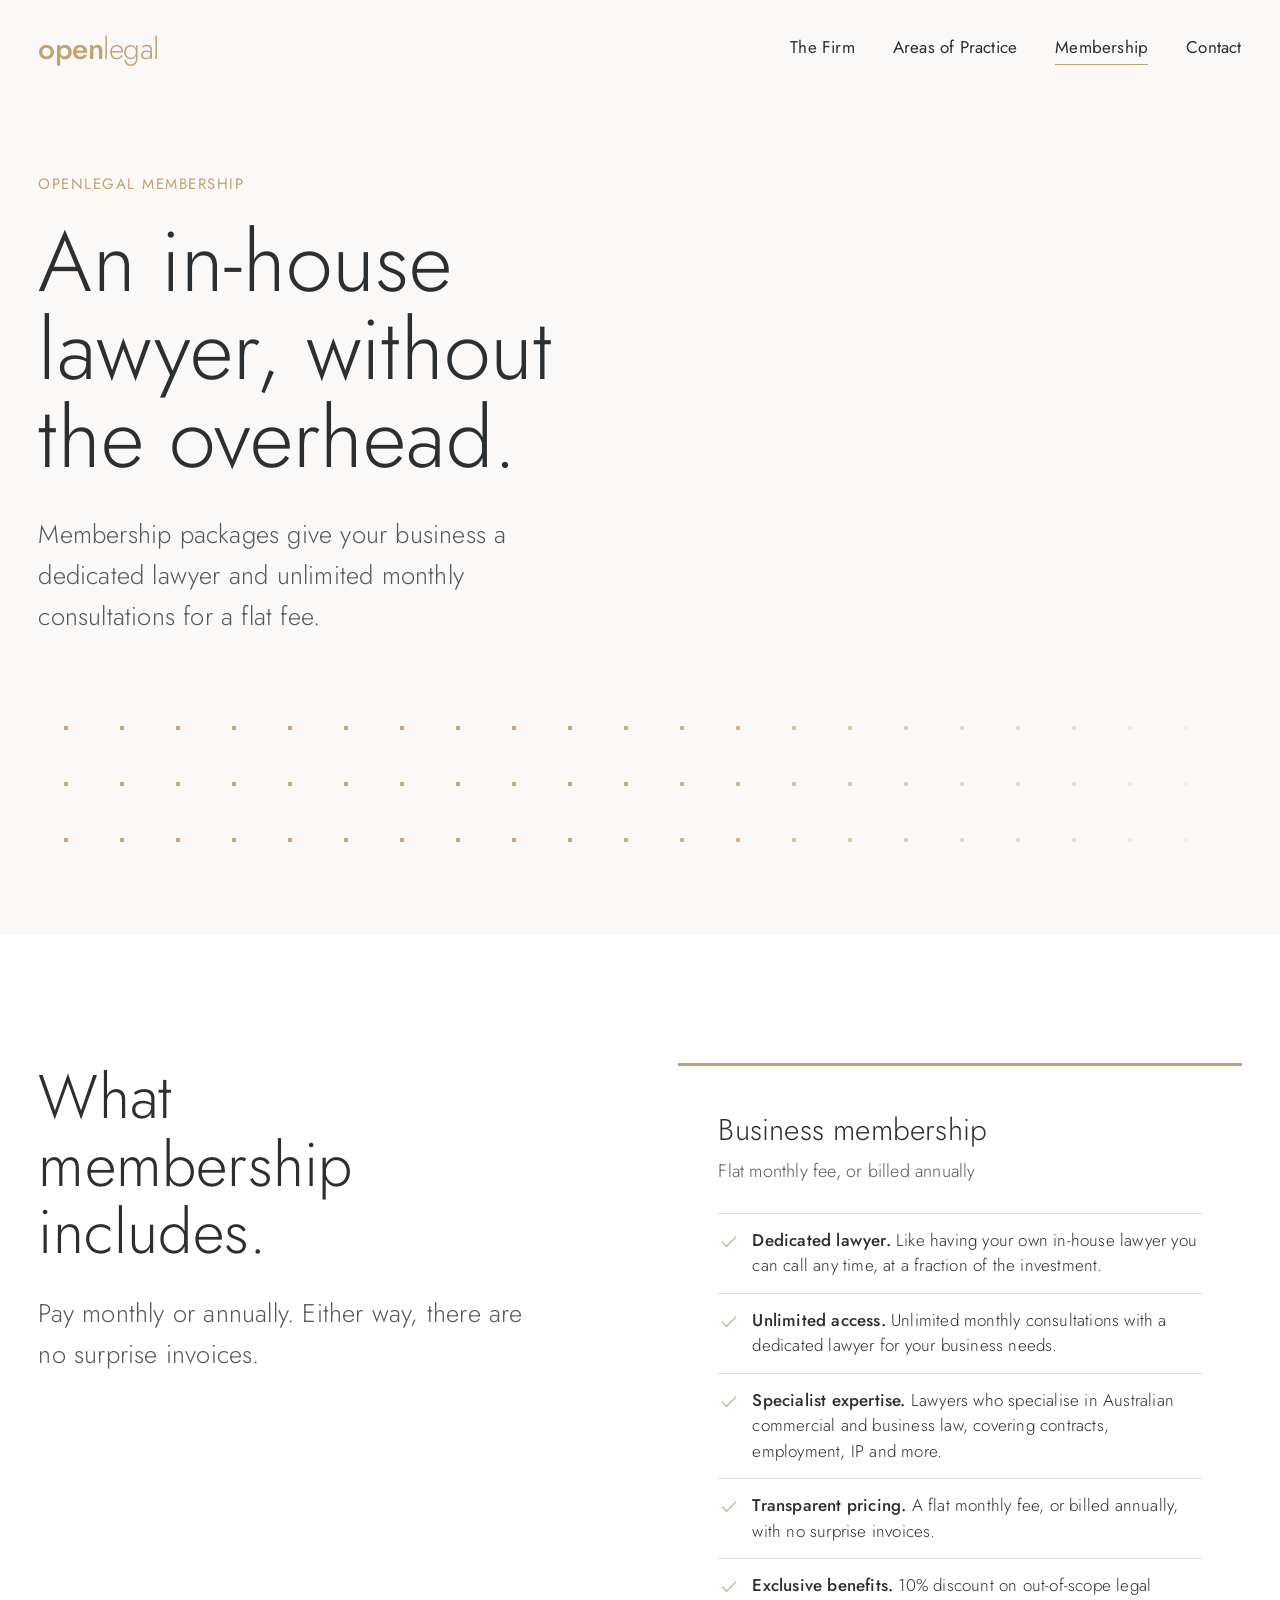
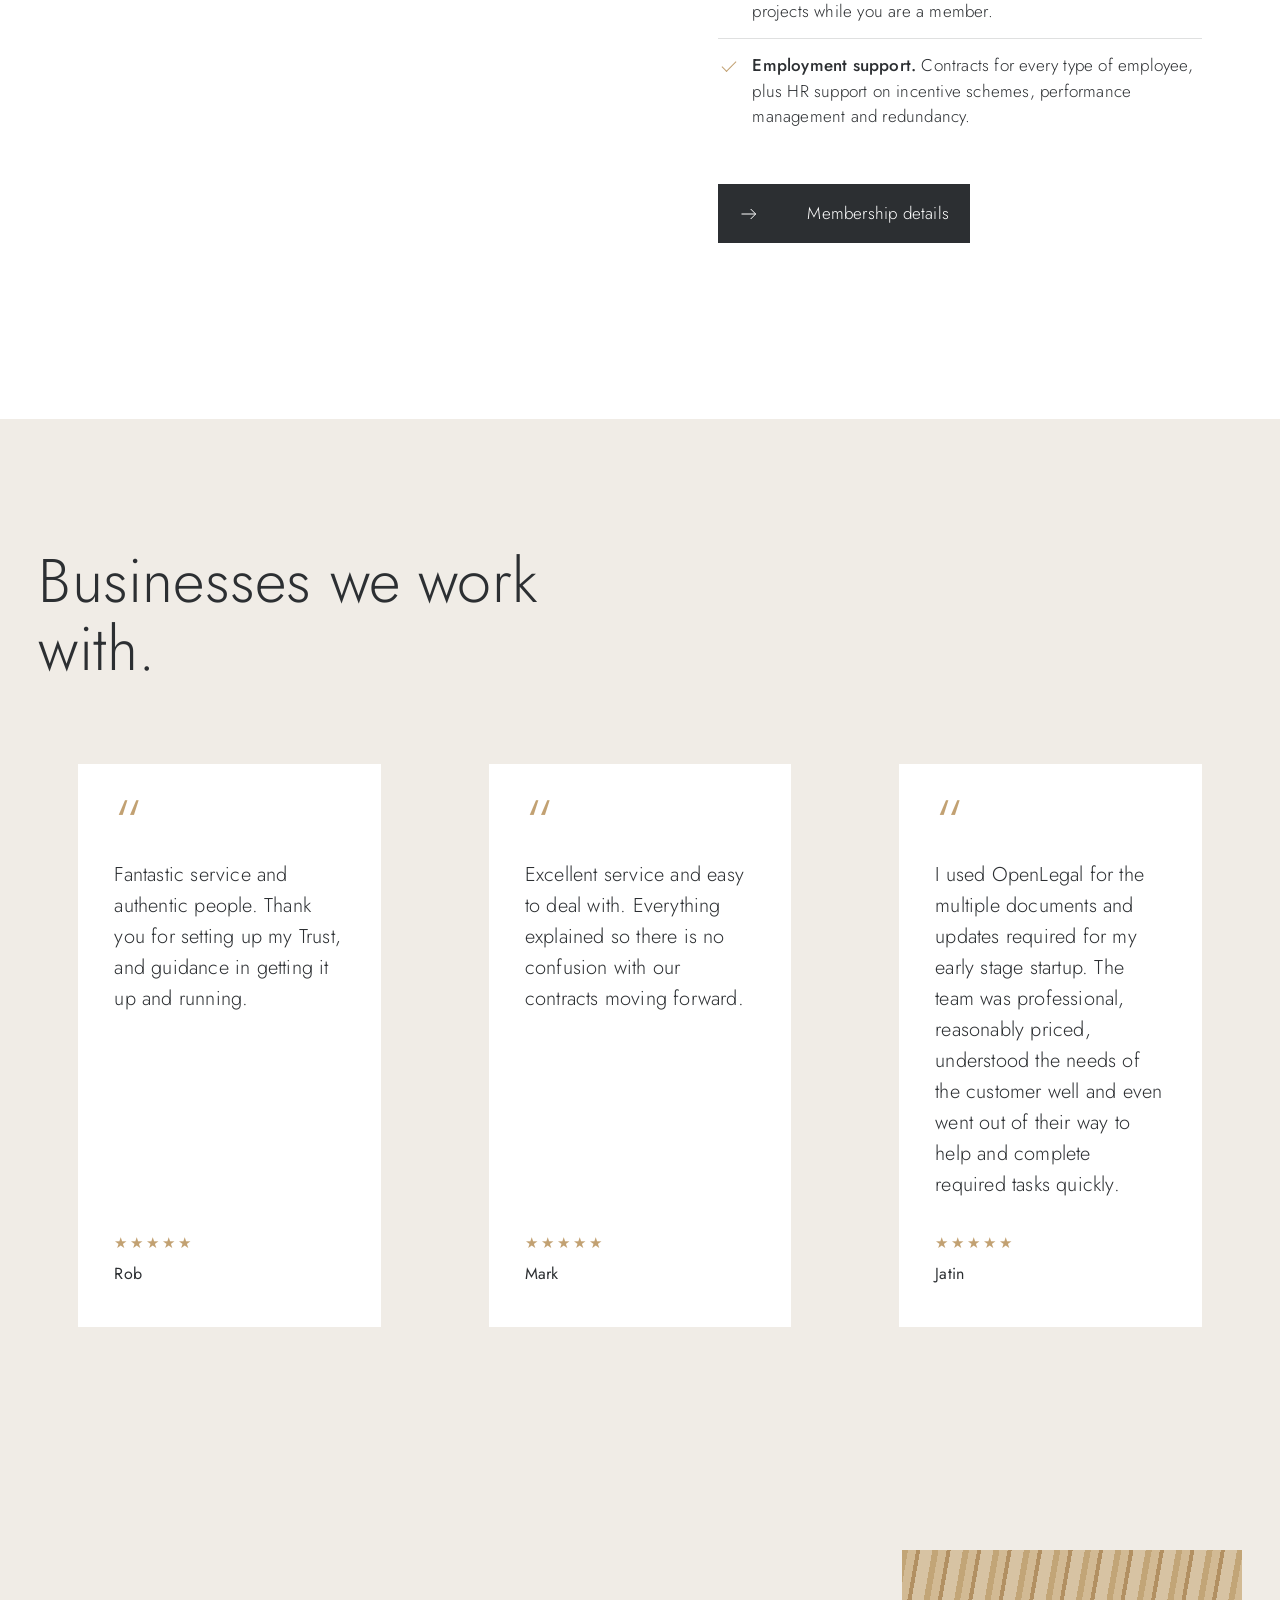
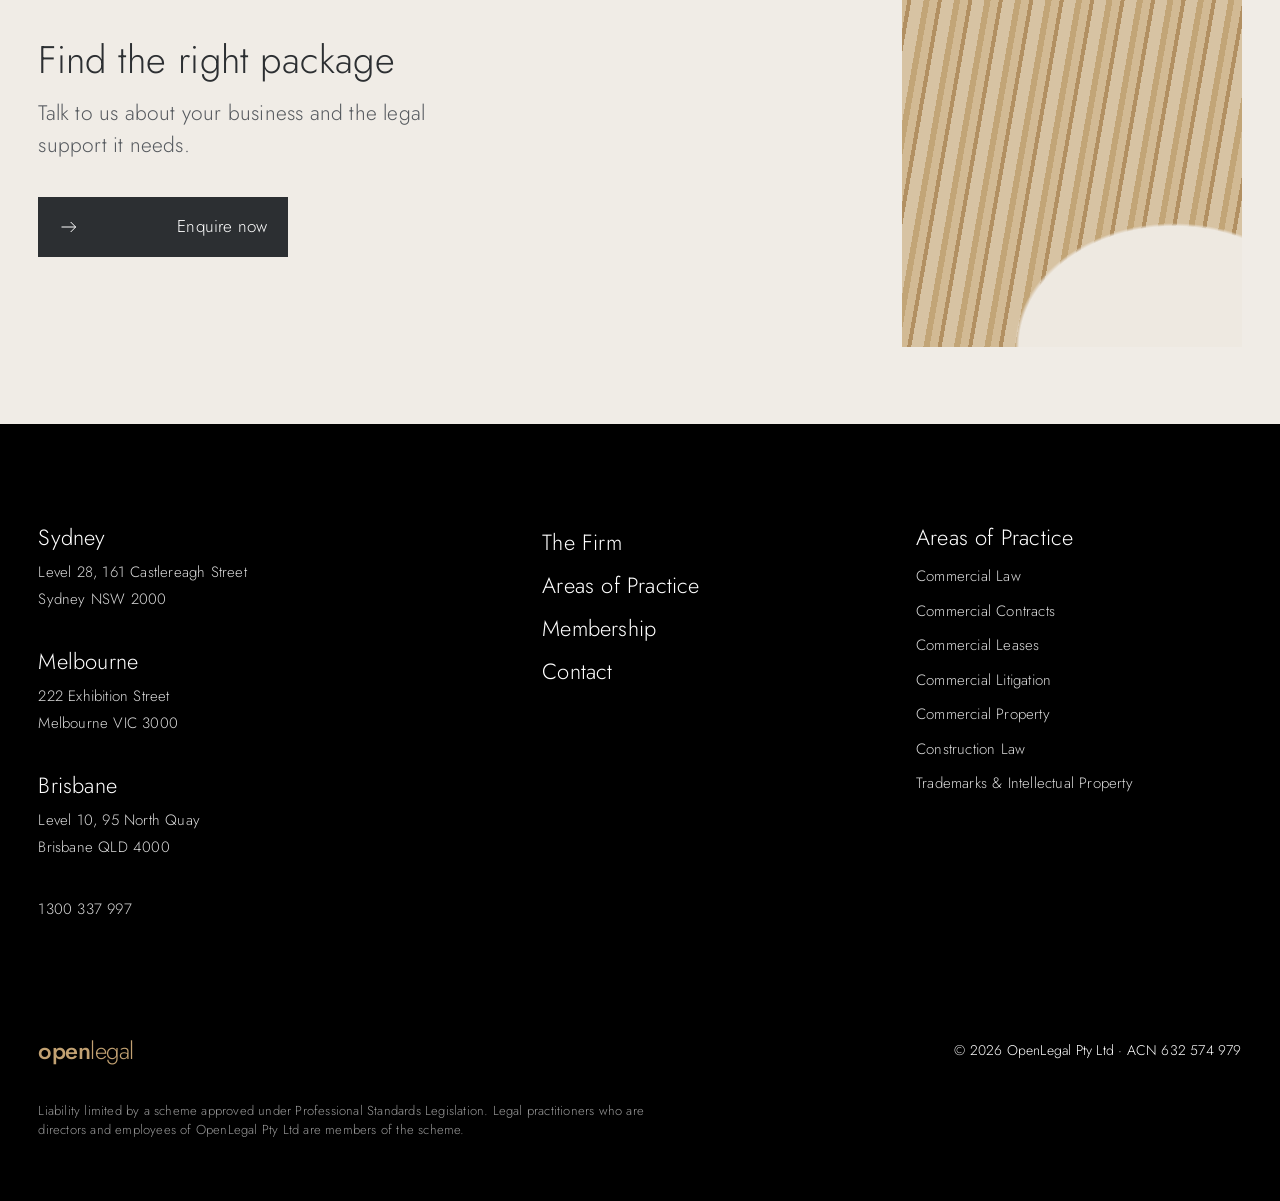
<file: membership.html>
<!doctype html>
<html lang="en-AU">
<head>
<meta charset="utf-8">
<meta name="viewport" content="width=device-width, initial-scale=1">
<title>Membership | OpenLegal</title>
<meta name="description" content="OpenLegal Membership gives your business a dedicated lawyer and unlimited consultations for a flat monthly fee.">
<link rel="preconnect" href="https://fonts.googleapis.com">
<link rel="preconnect" href="https://fonts.gstatic.com" crossorigin>
<link href="https://fonts.googleapis.com/css2?family=Jost:wght@300;400;500&display=swap" rel="stylesheet">
<link rel="stylesheet" href="assets/styles.css">
</head>
<body>
<a class="skip-link" href="#main">Skip to main content</a>
<header class="site-header">
  <div class="wrap nav">
    <a class="logo" href="index.html" aria-label="OpenLegal home">open<span>legal</span></a>
    <button class="nav-toggle" aria-expanded="false" aria-controls="nav-links" aria-label="Menu"><span></span><span></span><span></span></button>
    <ul class="nav-links" id="nav-links"><li><a href="firm.html">The Firm</a></li><li><a href="practice.html">Areas of Practice</a></li><li><a href="membership.html" aria-current="page">Membership</a></li><li><a href="contact.html">Contact</a></li></ul>
  </div>
</header>
<main id="main">

<section class="page-hero paper">
  <div class="wrap">
    <p class="eyebrow reveal">OpenLegal Membership</p>
    <h1 class="display reveal">An in-house lawyer, without the overhead.</h1>
    <p class="lede reveal">Membership packages give your business a dedicated lawyer and unlimited monthly consultations for a flat fee.</p>
    <div class="dots" aria-hidden="true"></div>
  </div>
</section>

<section>
  <div class="wrap split">
    <div class="reveal">
      <h2 class="statement" style="max-width:12ch;margin-bottom:28px">What membership includes.</h2>
      <p class="lede">Pay monthly or annually. Either way, there are no surprise invoices.</p>
    </div>
    <div class="plan reveal">
      <h3>Business membership</h3>
      <p style="color:var(--ink-soft)">Flat monthly fee, or billed annually</p>
      <ul><li><strong>Dedicated lawyer.</strong> Like having your own in-house lawyer you can call any time, at a fraction of the investment.</li><li><strong>Unlimited access.</strong> Unlimited monthly consultations with a dedicated lawyer for your business needs.</li><li><strong>Specialist expertise.</strong> Lawyers who specialise in Australian commercial and business law, covering contracts, employment, IP and more.</li><li><strong>Transparent pricing.</strong> A flat monthly fee, or billed annually, with no surprise invoices.</li><li><strong>Exclusive benefits.</strong> 10% discount on out-of-scope legal projects while you are a member.</li><li><strong>Employment support.</strong> Contracts for every type of employee, plus HR support on incentive schemes, performance management and redundancy.</li></ul>
      <a class="btn " href="https://openlegal.com.au/lawyers-subscription/"><svg viewBox="0 0 24 24" fill="none" stroke="currentColor" stroke-width="1.2" aria-hidden="true"><path d="M3 12h17M14 6l6 6-6 6"/></svg><span>Membership details</span></a>
    </div>
  </div>
</section>

<section class="sand">
  <div class="wrap">
    <h2 class="statement reveal" style="margin-bottom:64px">Businesses we work with.</h2>
    <div class="quotes"><figure class="quote reveal"><blockquote>Fantastic service and authentic people. Thank you for setting up my Trust, and guidance in getting it up and running.</blockquote><figcaption><span class="stars" aria-label="Five stars">&#9733;&#9733;&#9733;&#9733;&#9733;</span><cite>Rob</cite></figcaption></figure><figure class="quote reveal"><blockquote>Excellent service and easy to deal with. Everything explained so there is no confusion with our contracts moving forward.</blockquote><figcaption><span class="stars" aria-label="Five stars">&#9733;&#9733;&#9733;&#9733;&#9733;</span><cite>Mark</cite></figcaption></figure><figure class="quote reveal"><blockquote>I used OpenLegal for the multiple documents and updates required for my early stage startup. The team was professional, reasonably priced, understood the needs of the customer well and even went out of their way to help and complete required tasks quickly.</blockquote><figcaption><span class="stars" aria-label="Five stars">&#9733;&#9733;&#9733;&#9733;&#9733;</span><cite>Jatin</cite></figcaption></figure></div>
  </div>
</section>

<section class="band sand">
  <div class="wrap band-inner">
    <div class="reveal"><h2>Find the right package</h2><p>Talk to us about your business and the legal support it needs.</p><a class="btn " href="contact.html"><svg viewBox="0 0 24 24" fill="none" stroke="currentColor" stroke-width="1.2" aria-hidden="true"><path d="M3 12h17M14 6l6 6-6 6"/></svg><span>Enquire now</span></a></div>
    <div class="texture reveal" aria-hidden="true"></div>
  </div>
</section>

</main>
<footer class="site-footer">
  <div class="wrap">
    <div class="footer-grid">
      <div><div class="footer-office"><h4>Sydney</h4><p>Level 28, 161 Castlereagh Street</p><p>Sydney NSW 2000</p></div><div class="footer-office"><h4>Melbourne</h4><p>222 Exhibition Street</p><p>Melbourne VIC 3000</p></div><div class="footer-office"><h4>Brisbane</h4><p>Level 10, 95 North Quay</p><p>Brisbane QLD 4000</p></div><div class="footer-office"><p><a href="tel:1300337997">1300 337 997</a></p></div></div>
      <ul class="footer-nav big"><li><a href="firm.html">The Firm</a></li><li><a href="practice.html">Areas of Practice</a></li><li><a href="membership.html">Membership</a></li><li><a href="contact.html">Contact</a></li></ul>
      <div><h4 class="footer-nav-title" style="font-size:22px;font-weight:300;margin-bottom:16px">Areas of Practice</h4><ul class="footer-nav small"><li><a href="practice.html">Commercial Law</a></li><li><a href="practice.html">Commercial Contracts</a></li><li><a href="practice.html">Commercial Leases</a></li><li><a href="practice.html">Commercial Litigation</a></li><li><a href="practice.html">Commercial Property</a></li><li><a href="practice.html">Construction Law</a></li><li><a href="practice.html">Trademarks &amp; Intellectual Property</a></li></ul></div>
    </div>
    <div class="footer-base">
      <a class="logo" href="index.html">open<span>legal</span></a>
      <span>&copy; <span id="year">2026</span> OpenLegal Pty Ltd &middot; ACN 632 574 979</span>
    </div>
    <p class="footer-legal">Liability limited by a scheme approved under Professional Standards Legislation. Legal practitioners who are directors and employees of OpenLegal Pty Ltd are members of the scheme.</p>
  </div>
</footer>
<script src="assets/main.js"></script>
</body>
</html>
</file>
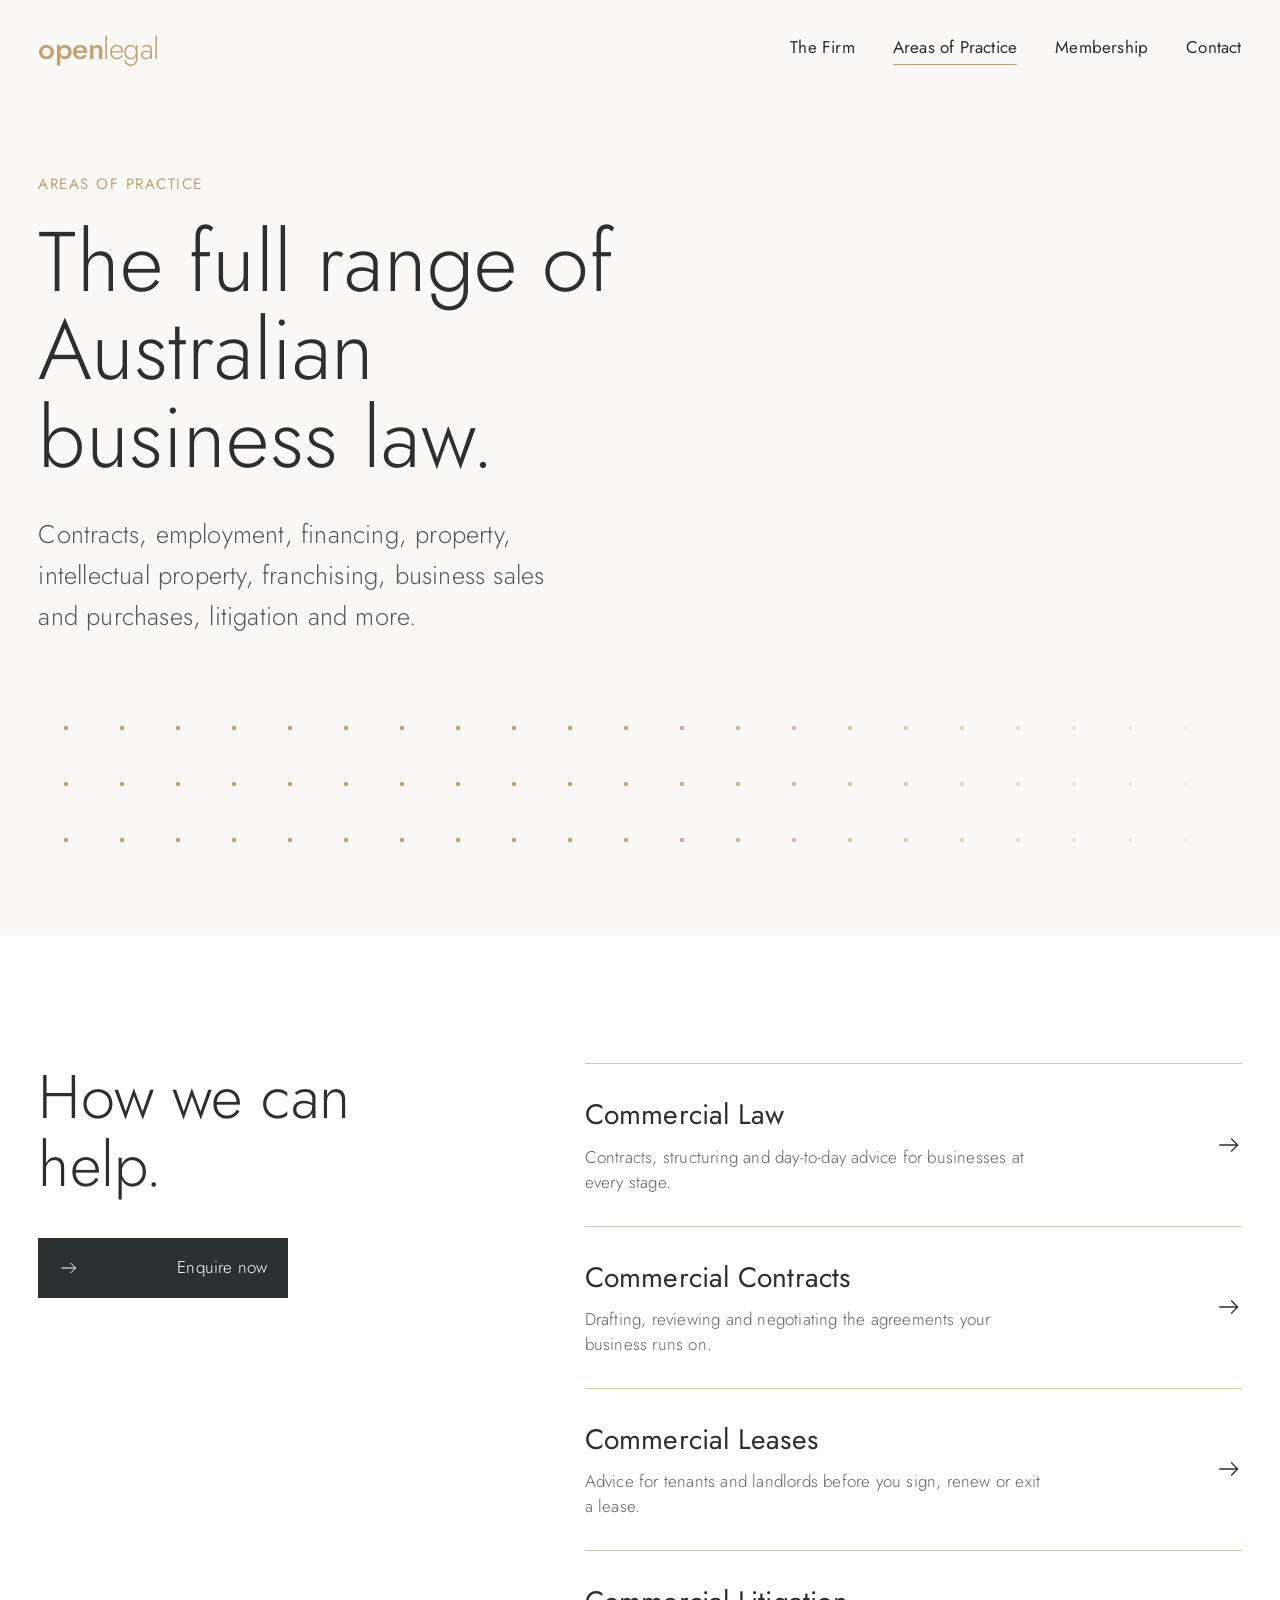
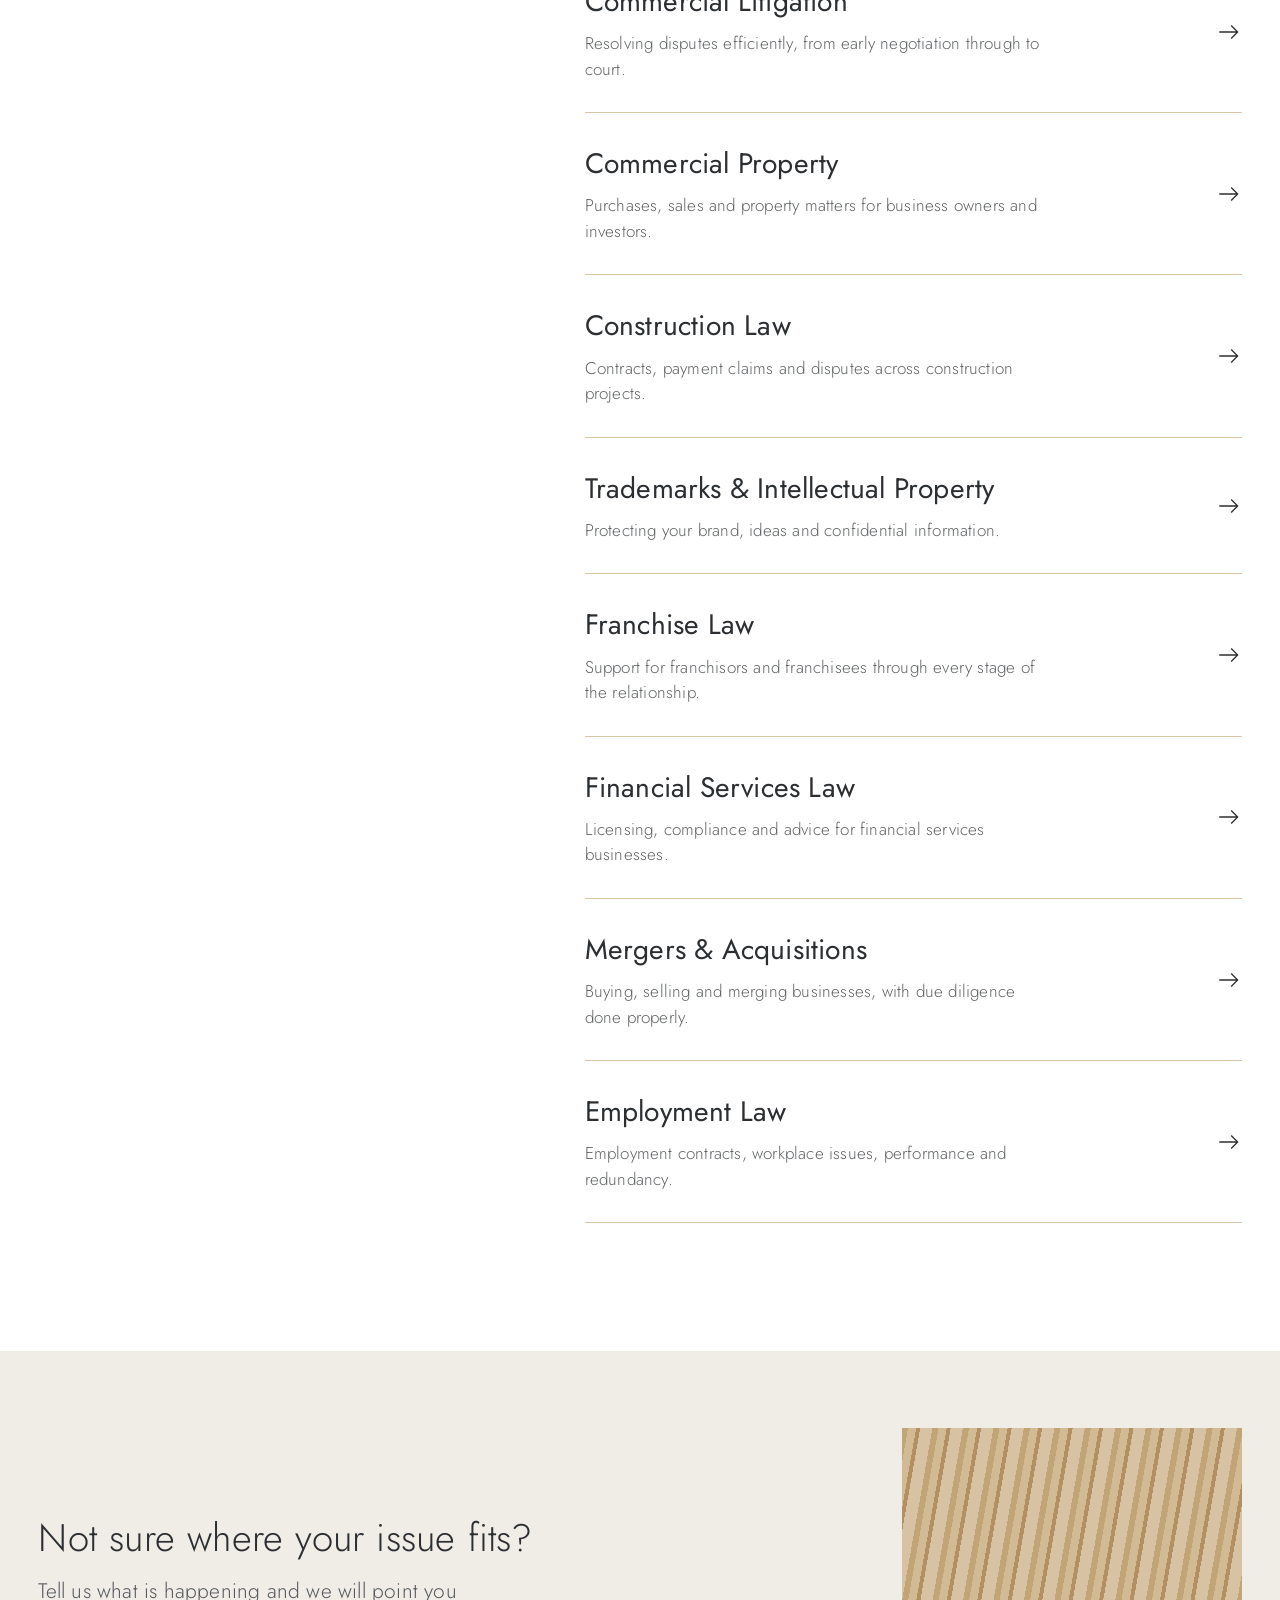
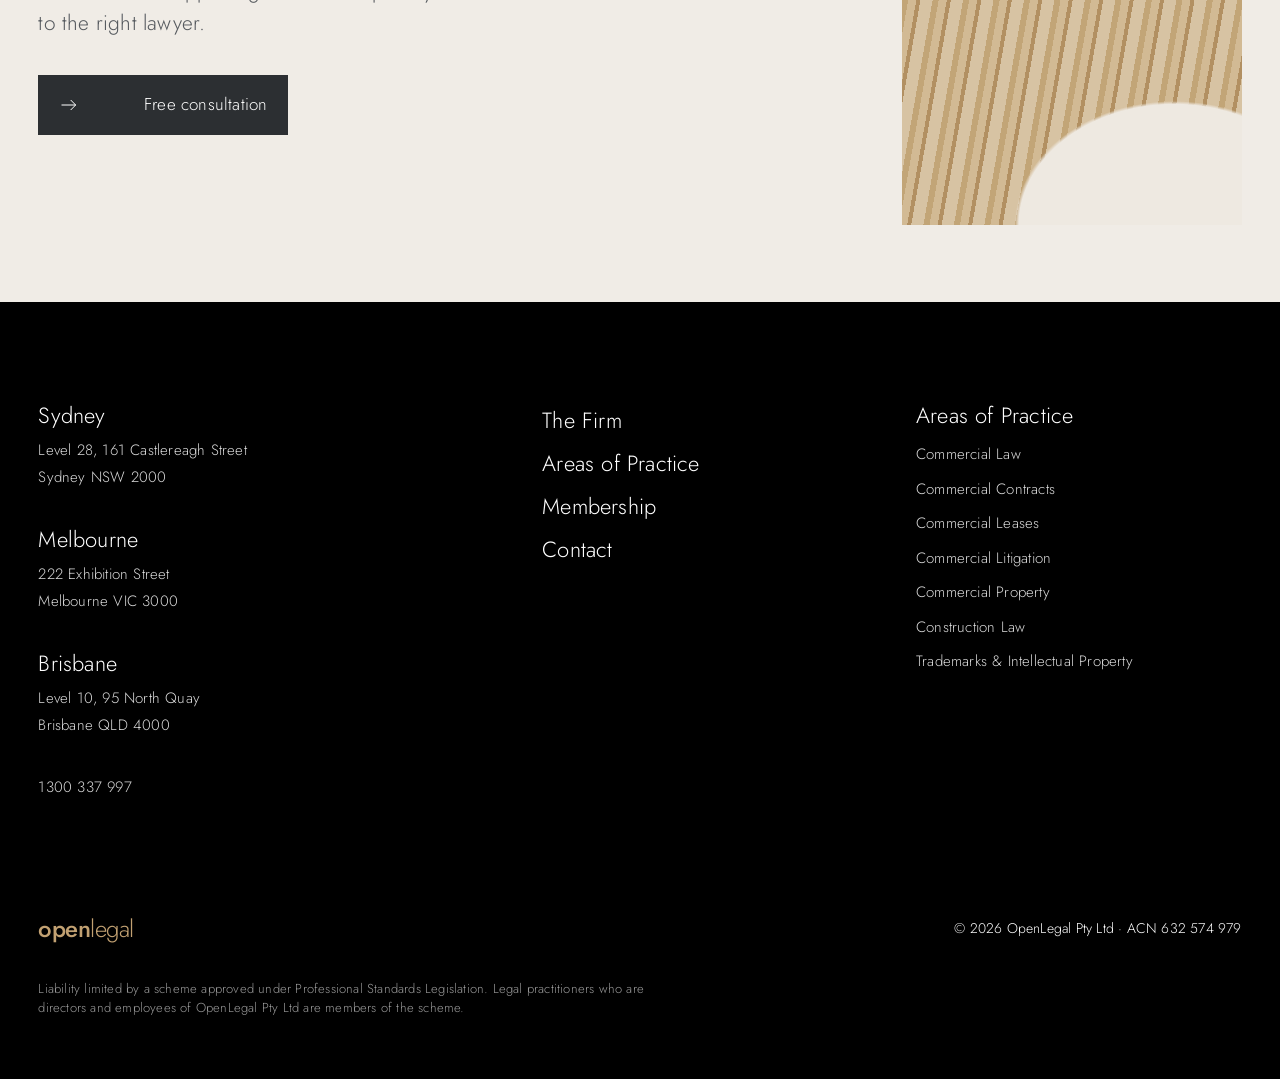
<file: practice.html>
<!doctype html>
<html lang="en-AU">
<head>
<meta charset="utf-8">
<meta name="viewport" content="width=device-width, initial-scale=1">
<title>Areas of Practice | OpenLegal</title>
<meta name="description" content="Commercial, employment, property, IP, franchise, financial services and M&A law for Australian businesses.">
<link rel="preconnect" href="https://fonts.googleapis.com">
<link rel="preconnect" href="https://fonts.gstatic.com" crossorigin>
<link href="https://fonts.googleapis.com/css2?family=Jost:wght@300;400;500&display=swap" rel="stylesheet">
<link rel="stylesheet" href="assets/styles.css">
</head>
<body>
<a class="skip-link" href="#main">Skip to main content</a>
<header class="site-header">
  <div class="wrap nav">
    <a class="logo" href="index.html" aria-label="OpenLegal home">open<span>legal</span></a>
    <button class="nav-toggle" aria-expanded="false" aria-controls="nav-links" aria-label="Menu"><span></span><span></span><span></span></button>
    <ul class="nav-links" id="nav-links"><li><a href="firm.html">The Firm</a></li><li><a href="practice.html" aria-current="page">Areas of Practice</a></li><li><a href="membership.html">Membership</a></li><li><a href="contact.html">Contact</a></li></ul>
  </div>
</header>
<main id="main">

<section class="page-hero paper">
  <div class="wrap">
    <p class="eyebrow reveal">Areas of Practice</p>
    <h1 class="display reveal">The full range of Australian business law.</h1>
    <p class="lede reveal">Contracts, employment, financing, property, intellectual property, franchising, business sales and purchases, litigation and more.</p>
    <div class="dots" aria-hidden="true"></div>
  </div>
</section>

<section>
  <div class="wrap split-wide">
    <div class="reveal">
      <h2 class="statement" style="max-width:10ch;margin-bottom:40px">How we can help.</h2>
      <a class="btn " href="contact.html"><svg viewBox="0 0 24 24" fill="none" stroke="currentColor" stroke-width="1.2" aria-hidden="true"><path d="M3 12h17M14 6l6 6-6 6"/></svg><span>Enquire now</span></a>
    </div>
    <div class="reveal"><ul class="arrow-list"><li><a href="https://openlegal.com.au/services/" target="_blank" rel="noopener"><span>Commercial Law<small>Contracts, structuring and day-to-day advice for businesses at every stage.</small></span><svg viewBox="0 0 24 24" fill="none" stroke="currentColor" stroke-width="1.2" aria-hidden="true"><path d="M3 12h17M14 6l6 6-6 6"/></svg></a></li><li><a href="https://openlegal.com.au/services/commercial-lawyers-contracts/" target="_blank" rel="noopener"><span>Commercial Contracts<small>Drafting, reviewing and negotiating the agreements your business runs on.</small></span><svg viewBox="0 0 24 24" fill="none" stroke="currentColor" stroke-width="1.2" aria-hidden="true"><path d="M3 12h17M14 6l6 6-6 6"/></svg></a></li><li><a href="https://openlegal.com.au/commercial-lease/" target="_blank" rel="noopener"><span>Commercial Leases<small>Advice for tenants and landlords before you sign, renew or exit a lease.</small></span><svg viewBox="0 0 24 24" fill="none" stroke="currentColor" stroke-width="1.2" aria-hidden="true"><path d="M3 12h17M14 6l6 6-6 6"/></svg></a></li><li><a href="https://openlegal.com.au/services/commercial-litigation-lawyer/" target="_blank" rel="noopener"><span>Commercial Litigation<small>Resolving disputes efficiently, from early negotiation through to court.</small></span><svg viewBox="0 0 24 24" fill="none" stroke="currentColor" stroke-width="1.2" aria-hidden="true"><path d="M3 12h17M14 6l6 6-6 6"/></svg></a></li><li><a href="https://openlegal.com.au/services/commercial-property/" target="_blank" rel="noopener"><span>Commercial Property<small>Purchases, sales and property matters for business owners and investors.</small></span><svg viewBox="0 0 24 24" fill="none" stroke="currentColor" stroke-width="1.2" aria-hidden="true"><path d="M3 12h17M14 6l6 6-6 6"/></svg></a></li><li><a href="https://openlegal.com.au/construction-lawyer-melbourne/" target="_blank" rel="noopener"><span>Construction Law<small>Contracts, payment claims and disputes across construction projects.</small></span><svg viewBox="0 0 24 24" fill="none" stroke="currentColor" stroke-width="1.2" aria-hidden="true"><path d="M3 12h17M14 6l6 6-6 6"/></svg></a></li><li><a href="https://openlegal.com.au/trademark-lawyers-melbourne/" target="_blank" rel="noopener"><span>Trademarks &amp; Intellectual Property<small>Protecting your brand, ideas and confidential information.</small></span><svg viewBox="0 0 24 24" fill="none" stroke="currentColor" stroke-width="1.2" aria-hidden="true"><path d="M3 12h17M14 6l6 6-6 6"/></svg></a></li><li><a href="https://openlegal.com.au/franchise/" target="_blank" rel="noopener"><span>Franchise Law<small>Support for franchisors and franchisees through every stage of the relationship.</small></span><svg viewBox="0 0 24 24" fill="none" stroke="currentColor" stroke-width="1.2" aria-hidden="true"><path d="M3 12h17M14 6l6 6-6 6"/></svg></a></li><li><a href="https://openlegal.com.au/what-requirements-are-needed-for-an-afsl-2/" target="_blank" rel="noopener"><span>Financial Services Law<small>Licensing, compliance and advice for financial services businesses.</small></span><svg viewBox="0 0 24 24" fill="none" stroke="currentColor" stroke-width="1.2" aria-hidden="true"><path d="M3 12h17M14 6l6 6-6 6"/></svg></a></li><li><a href="https://openlegal.com.au/merger-business-acquisitions/" target="_blank" rel="noopener"><span>Mergers &amp; Acquisitions<small>Buying, selling and merging businesses, with due diligence done properly.</small></span><svg viewBox="0 0 24 24" fill="none" stroke="currentColor" stroke-width="1.2" aria-hidden="true"><path d="M3 12h17M14 6l6 6-6 6"/></svg></a></li><li><a href="https://openlegal.com.au/employment-lawyers/" target="_blank" rel="noopener"><span>Employment Law<small>Employment contracts, workplace issues, performance and redundancy.</small></span><svg viewBox="0 0 24 24" fill="none" stroke="currentColor" stroke-width="1.2" aria-hidden="true"><path d="M3 12h17M14 6l6 6-6 6"/></svg></a></li></ul></div>
  </div>
</section>

<section class="band sand">
  <div class="wrap band-inner">
    <div class="reveal"><h2>Not sure where your issue fits?</h2><p>Tell us what is happening and we will point you to the right lawyer.</p><a class="btn " href="contact.html"><svg viewBox="0 0 24 24" fill="none" stroke="currentColor" stroke-width="1.2" aria-hidden="true"><path d="M3 12h17M14 6l6 6-6 6"/></svg><span>Free consultation</span></a></div>
    <div class="texture reveal" aria-hidden="true"></div>
  </div>
</section>

</main>
<footer class="site-footer">
  <div class="wrap">
    <div class="footer-grid">
      <div><div class="footer-office"><h4>Sydney</h4><p>Level 28, 161 Castlereagh Street</p><p>Sydney NSW 2000</p></div><div class="footer-office"><h4>Melbourne</h4><p>222 Exhibition Street</p><p>Melbourne VIC 3000</p></div><div class="footer-office"><h4>Brisbane</h4><p>Level 10, 95 North Quay</p><p>Brisbane QLD 4000</p></div><div class="footer-office"><p><a href="tel:1300337997">1300 337 997</a></p></div></div>
      <ul class="footer-nav big"><li><a href="firm.html">The Firm</a></li><li><a href="practice.html">Areas of Practice</a></li><li><a href="membership.html">Membership</a></li><li><a href="contact.html">Contact</a></li></ul>
      <div><h4 class="footer-nav-title" style="font-size:22px;font-weight:300;margin-bottom:16px">Areas of Practice</h4><ul class="footer-nav small"><li><a href="practice.html">Commercial Law</a></li><li><a href="practice.html">Commercial Contracts</a></li><li><a href="practice.html">Commercial Leases</a></li><li><a href="practice.html">Commercial Litigation</a></li><li><a href="practice.html">Commercial Property</a></li><li><a href="practice.html">Construction Law</a></li><li><a href="practice.html">Trademarks &amp; Intellectual Property</a></li></ul></div>
    </div>
    <div class="footer-base">
      <a class="logo" href="index.html">open<span>legal</span></a>
      <span>&copy; <span id="year">2026</span> OpenLegal Pty Ltd &middot; ACN 632 574 979</span>
    </div>
    <p class="footer-legal">Liability limited by a scheme approved under Professional Standards Legislation. Legal practitioners who are directors and employees of OpenLegal Pty Ltd are members of the scheme.</p>
  </div>
</footer>
<script src="assets/main.js"></script>
</body>
</html>
</file>
<file: assets/styles.css>
:root {
  --ink: #2c2f32;
  --ink-soft: #55595e;
  --paper: #faf9f7;
  --sand: #f0ece6;
  --white: #ffffff;
  --black: #000000;
  --gold: #c2a172;
  --gold-soft: #d9c6a6;
  --rule: rgba(44, 47, 50, 0.15);
  --gutter: clamp(16px, 3vw, 44px);
  --max: 1440px;
  --font: "Jost", "Helvetica Neue", Arial, sans-serif;
}

*, *::before, *::after { box-sizing: border-box; }
html { scroll-behavior: smooth; }
body {
  margin: 0;
  font-family: var(--font);
  font-weight: 300;
  font-size: 18px;
  line-height: 1.5;
  letter-spacing: 0.2px;
  color: var(--ink);
  background: var(--white);
  -webkit-font-smoothing: antialiased;
}
img { max-width: 100%; display: block; }
a { color: inherit; text-decoration: none; }
p { margin: 0 0 1em; }
h1, h2, h3, h4 { font-weight: 300; margin: 0; line-height: 1.05; letter-spacing: 0.2px; }

.skip-link { position: absolute; left: -9999px; }
.skip-link:focus { left: 16px; top: 16px; background: var(--ink); color: var(--white); padding: 10px 16px; z-index: 100; }
:focus-visible { outline: 2px solid var(--gold); outline-offset: 3px; }

.wrap { max-width: var(--max); margin: 0 auto; padding: 0 var(--gutter); }

/* Header */
.site-header { background: var(--paper); position: relative; z-index: 20; }
.site-header.on-white { background: var(--white); }
.nav { display: flex; align-items: center; justify-content: space-between; height: 96px; }
.logo { font-size: 30px; font-weight: 500; letter-spacing: -0.5px; color: var(--gold); }
.logo span { font-weight: 300; }
.nav-links { display: flex; gap: 38px; list-style: none; margin: 0; padding: 0; font-size: 17px; font-weight: 400; }
.nav-links a { position: relative; padding: 6px 0; }
.nav-links a::after { content: ""; position: absolute; left: 0; right: 0; bottom: 0; height: 1px; background: var(--gold); transform: scaleX(0); transform-origin: left; transition: transform .3s ease; }
.nav-links a:hover::after, .nav-links a[aria-current="page"]::after { transform: scaleX(1); }
.nav-toggle { display: none; background: none; border: 0; padding: 8px; cursor: pointer; color: var(--ink); }
.nav-toggle span { display: block; width: 26px; height: 1.5px; background: currentColor; margin: 6px 0; transition: transform .3s, opacity .3s; }

/* Buttons */
.btn {
  display: inline-flex; align-items: center; justify-content: space-between; gap: 48px;
  min-width: 250px; padding: 16px 20px; font-size: 17px; font-weight: 300;
  background: var(--ink); color: var(--white); border: 1px solid var(--ink);
  transition: background .25s, color .25s;
  cursor: pointer; font-family: inherit;
}
.btn svg { width: 20px; height: 20px; flex: none; transition: transform .25s; }
.btn:hover svg { transform: translateX(4px); }
.btn:hover { background: #3a3e42; }
.btn.light { background: var(--white); color: var(--ink); border-color: var(--white); }
.btn.light:hover { background: var(--sand); }
.btn.outline { background: transparent; color: var(--ink); }
.btn.outline:hover { background: var(--ink); color: var(--white); }

/* Sections */
section { padding: clamp(72px, 10vw, 150px) 0; }
.paper { background: var(--paper); }
.sand { background: var(--sand); }
.dark { background: var(--ink); color: var(--white); }
.eyebrow { font-size: 15px; font-weight: 400; letter-spacing: 1.5px; text-transform: uppercase; color: var(--gold); margin-bottom: 24px; }

.display { font-size: clamp(44px, 6.6vw, 96px); line-height: 1.04; }
.statement { font-size: clamp(36px, 4.8vw, 68px); line-height: 1.1; max-width: 15ch; }
.lede { font-size: clamp(20px, 2vw, 26px); line-height: 1.6; color: var(--ink-soft); max-width: 34ch; }
.dark .lede { color: rgba(255,255,255,.8); }

/* Hero */
.hero { padding-top: clamp(40px, 6vw, 90px); padding-bottom: 0; }
.hero .display { max-width: 11ch; margin-bottom: 48px; }
.hero-foot { display: flex; justify-content: space-between; align-items: flex-end; gap: 32px; flex-wrap: wrap; }
.hero-badge { display: inline-flex; align-items: center; gap: 12px; font-size: 15px; font-weight: 400; color: var(--ink-soft); margin-top: 8px; }
.hero-badge::before { content: ""; width: 8px; height: 8px; border-radius: 50%; background: var(--gold); }
.dots {
  height: 160px; margin-top: 48px;
  background-image: radial-gradient(circle, var(--gold) 2px, transparent 2.5px);
  background-size: 56px 56px; background-position: 0 14px;
  -webkit-mask-image: linear-gradient(90deg, #000 45%, transparent 100%);
  mask-image: linear-gradient(90deg, #000 45%, transparent 100%);
}
.page-hero { padding: clamp(40px, 6vw, 90px) 0 clamp(56px, 7vw, 100px); }
.page-hero .display { max-width: 13ch; margin-bottom: 32px; }

/* Split grid */
.split { display: grid; grid-template-columns: 1fr 1fr; gap: clamp(32px, 6vw, 96px); align-items: start; }
.split-wide { display: grid; grid-template-columns: 5fr 7fr; gap: clamp(32px, 6vw, 96px); }

/* Arrow list (practice areas) */
.arrow-list { list-style: none; margin: 0; padding: 0; }
.arrow-list li { border-top: 1px solid var(--gold-soft); }
.arrow-list li:last-child { border-bottom: 1px solid var(--gold-soft); }
.arrow-list a { display: flex; justify-content: space-between; align-items: center; gap: 24px; padding: 30px 0; font-size: clamp(22px, 2.2vw, 30px); font-weight: 400; }
.arrow-list a svg { width: 26px; height: 26px; flex: none; transition: transform .25s; }
.arrow-list a:hover svg { transform: translateX(6px); }
.arrow-list small { display: block; font-size: 17px; font-weight: 300; margin-top: 8px; opacity: .75; max-width: 46ch; }

/* People */
.people { display: grid; grid-template-columns: 260px 1fr; gap: 48px; align-items: start; }
.people-intro h2 { font-size: 26px; font-weight: 400; margin-bottom: 18px; }
.people-intro p { font-size: 16px; color: var(--ink-soft); margin-bottom: 40px; }
.people-grid { display: grid; grid-template-columns: repeat(auto-fill, minmax(220px, 1fr)); gap: 28px; }
.person { display: block; }
.portrait {
  aspect-ratio: 3 / 4; background: var(--sand); display: grid; place-items: center;
  font-size: 64px; font-weight: 300; color: var(--gold); letter-spacing: 2px;
  background-image: radial-gradient(circle, rgba(194,161,114,.35) 1.5px, transparent 2px);
  background-size: 28px 28px;
}
.person h3 { font-size: 22px; font-weight: 400; margin: 18px 0 4px; }
.person p { font-size: 16px; color: var(--ink-soft); margin: 0; }

/* Features / cards */
.feature-grid { display: grid; grid-template-columns: repeat(3, 1fr); gap: 0; border-top: 1px solid var(--gold-soft); }
.feature { padding: 40px 36px 44px 0; border-bottom: 1px solid var(--gold-soft); }
.feature:not(:nth-child(3n+1)) { padding-left: 36px; border-left: 1px solid var(--gold-soft); }
.feature .num { font-size: 15px; color: var(--gold); font-weight: 400; margin-bottom: 20px; display: block; }
.feature h3 { font-size: 26px; font-weight: 400; margin-bottom: 14px; }
.feature p { font-size: 17px; color: var(--ink-soft); margin: 0; }
.dark .feature p { color: rgba(255,255,255,.75); }

/* Testimonials */
.quotes { display: grid; grid-template-columns: repeat(3, 1fr); gap: 28px; }
.quote { background: var(--white); padding: 40px 36px; display: flex; flex-direction: column; justify-content: space-between; }
.quote blockquote { margin: 0 0 32px; font-size: 20px; line-height: 1.55; }
.quote blockquote::before { content: "\201C"; display: block; font-size: 64px; line-height: .6; color: var(--gold); margin-bottom: 16px; }
.quote cite { font-style: normal; font-weight: 400; font-size: 16px; }
.stars { color: var(--gold); letter-spacing: 3px; font-size: 15px; display: block; margin-bottom: 6px; }

/* Articles list */
.news-list { list-style: none; padding: 0; margin: 0; }
.news-list li { border-top: 1px solid var(--gold-soft); }
.news-list li:last-child { border-bottom: 1px solid var(--gold-soft); }
.news-list a { display: grid; grid-template-columns: 1fr auto; gap: 24px; padding: 30px 0; }
.news-list .date { font-size: 14px; color: var(--ink-soft); display: block; margin-bottom: 10px; }
.news-list h3 { font-size: 22px; font-weight: 400; line-height: 1.4; max-width: 30ch; }
.news-list svg { width: 26px; height: 26px; transition: transform .25s; }
.news-list a:hover svg { transform: translateX(6px); }

/* Band */
.band { padding: clamp(56px, 6vw, 90px) 0; }
.band-inner { display: grid; grid-template-columns: 1fr 340px; gap: 48px; align-items: center; }
.band h2 { font-size: clamp(30px, 3vw, 44px); margin-bottom: 18px; }
.band p { font-size: 21px; color: var(--ink-soft); max-width: 36ch; margin-bottom: 36px; }
.texture {
  aspect-ratio: 6 / 7;
  background:
    radial-gradient(120% 80% at 80% 100%, #efe9df 0 38%, transparent 39%),
    repeating-linear-gradient(100deg, #c9a46b 0 6px, #d7b98a 6px 14px, #b98f55 14px 18px, #dcc39b 18px 30px);
  filter: saturate(.8);
}

/* Membership */
.plan { background: var(--white); border-top: 3px solid var(--gold); padding: 48px 40px; }
.plan h3 { font-size: 30px; margin-bottom: 12px; }
.plan ul { list-style: none; padding: 0; margin: 28px 0 40px; }
.plan li { padding: 14px 0 14px 34px; border-top: 1px solid var(--rule); position: relative; font-size: 17px; }
.plan li::before { content: ""; position: absolute; left: 4px; top: 22px; width: 14px; height: 7px; border-left: 1.5px solid var(--gold); border-bottom: 1.5px solid var(--gold); transform: rotate(-45deg); }
.plan li strong { font-weight: 500; }

/* Stats */
.stats { display: grid; grid-template-columns: repeat(3, 1fr); gap: 32px; margin-top: 72px; }
.stat strong { display: block; font-size: clamp(44px, 5vw, 72px); font-weight: 300; color: var(--gold); line-height: 1; margin-bottom: 12px; }
.stat span { font-size: 17px; color: var(--ink-soft); }

/* Contact */
.offices { display: grid; grid-template-columns: repeat(3, 1fr); gap: 32px; margin-top: 64px; }
.office h3 { font-size: 26px; font-weight: 400; margin-bottom: 14px; }
.office p { font-size: 17px; color: var(--ink-soft); }
form.enquiry { display: grid; grid-template-columns: 1fr 1fr; gap: 20px 24px; }
form.enquiry .full { grid-column: 1 / -1; }
form.enquiry label { display: block; font-size: 15px; font-weight: 400; margin-bottom: 8px; }
form.enquiry input, form.enquiry select, form.enquiry textarea {
  width: 100%; font: inherit; font-size: 17px; color: var(--ink);
  background: var(--white); border: 1px solid var(--rule); padding: 14px 16px; border-radius: 0;
}
form.enquiry textarea { min-height: 160px; resize: vertical; }
form.enquiry input:focus, form.enquiry select:focus, form.enquiry textarea:focus { outline: none; border-color: var(--gold); }
.form-note { font-size: 15px; color: var(--ink-soft); margin-top: 16px; }
.form-status { font-size: 16px; margin-top: 16px; padding: 14px 16px; background: var(--sand); display: none; }
.form-status.show { display: block; }

/* Footer */
.site-footer { background: var(--black); color: var(--white); padding: clamp(64px, 8vw, 120px) 0 48px; }
.footer-grid { display: grid; grid-template-columns: 1.4fr 1fr 1fr; gap: 48px; }
.footer-office { margin-bottom: 40px; }
.footer-office h4 { font-size: 22px; font-weight: 300; margin-bottom: 12px; }
.footer-office p { font-size: 15px; opacity: .85; margin: 0 0 4px; }
.footer-nav { list-style: none; padding: 0; margin: 0; }
.footer-nav.big li { font-size: 22px; margin-bottom: 10px; }
.footer-nav.small li { font-size: 15px; margin-bottom: 12px; opacity: .85; }
.footer-nav h4 { font-size: 22px; font-weight: 300; margin-bottom: 16px; }
.footer-nav a:hover { color: var(--gold-soft); }
.footer-base { display: flex; justify-content: space-between; align-items: center; flex-wrap: wrap; gap: 24px; margin-top: 72px; font-size: 14px; }
.footer-base .logo { font-size: 24px; }
.footer-legal { font-size: 13px; opacity: .6; margin-top: 32px; max-width: 80ch; }

/* Reveal animation */
.reveal { opacity: 0; transform: translateY(24px); transition: opacity .8s ease, transform .8s ease; }
.reveal.in { opacity: 1; transform: none; }
@media (prefers-reduced-motion: reduce) {
  .reveal { opacity: 1; transform: none; transition: none; }
  html { scroll-behavior: auto; }
}

/* Responsive */
@media (max-width: 1024px) {
  .people { grid-template-columns: 1fr; }
  .feature-grid, .quotes { grid-template-columns: 1fr 1fr; }
  .feature:not(:nth-child(3n+1)) { padding-left: 0; border-left: 0; }
  .feature:nth-child(2n) { padding-left: 32px; border-left: 1px solid var(--gold-soft); }
  .footer-grid { grid-template-columns: 1fr 1fr; }
}
@media (max-width: 860px) {
  .nav { height: 76px; }
  .nav-toggle { display: block; }
  .nav-links {
    position: absolute; top: 76px; left: 0; right: 0; flex-direction: column; gap: 0;
    background: var(--paper); padding: 8px var(--gutter) 24px; border-bottom: 1px solid var(--rule);
    display: none;
  }
  .nav-links.open { display: flex; }
  .nav-links li { border-top: 1px solid var(--rule); }
  .nav-links a { display: block; padding: 16px 0; font-size: 20px; }
  .nav-links a::after { display: none; }
  .nav-toggle[aria-expanded="true"] span:nth-child(1) { transform: translateY(7.5px) rotate(45deg); }
  .nav-toggle[aria-expanded="true"] span:nth-child(2) { opacity: 0; }
  .nav-toggle[aria-expanded="true"] span:nth-child(3) { transform: translateY(-7.5px) rotate(-45deg); }
  .split, .split-wide, .band-inner { grid-template-columns: 1fr; }
  .texture { max-width: 340px; }
  .feature-grid, .quotes, .stats, .offices { grid-template-columns: 1fr; }
  .feature, .feature:nth-child(2n) { padding: 32px 0; border-left: 0; }
  form.enquiry { grid-template-columns: 1fr; }
  .people-grid { grid-template-columns: 1fr 1fr; gap: 16px; }
  .portrait { font-size: 40px; }
  .person h3 { font-size: 18px; }
  .footer-grid { grid-template-columns: 1fr; }
  .btn { min-width: 0; width: 100%; }
}
</file>
